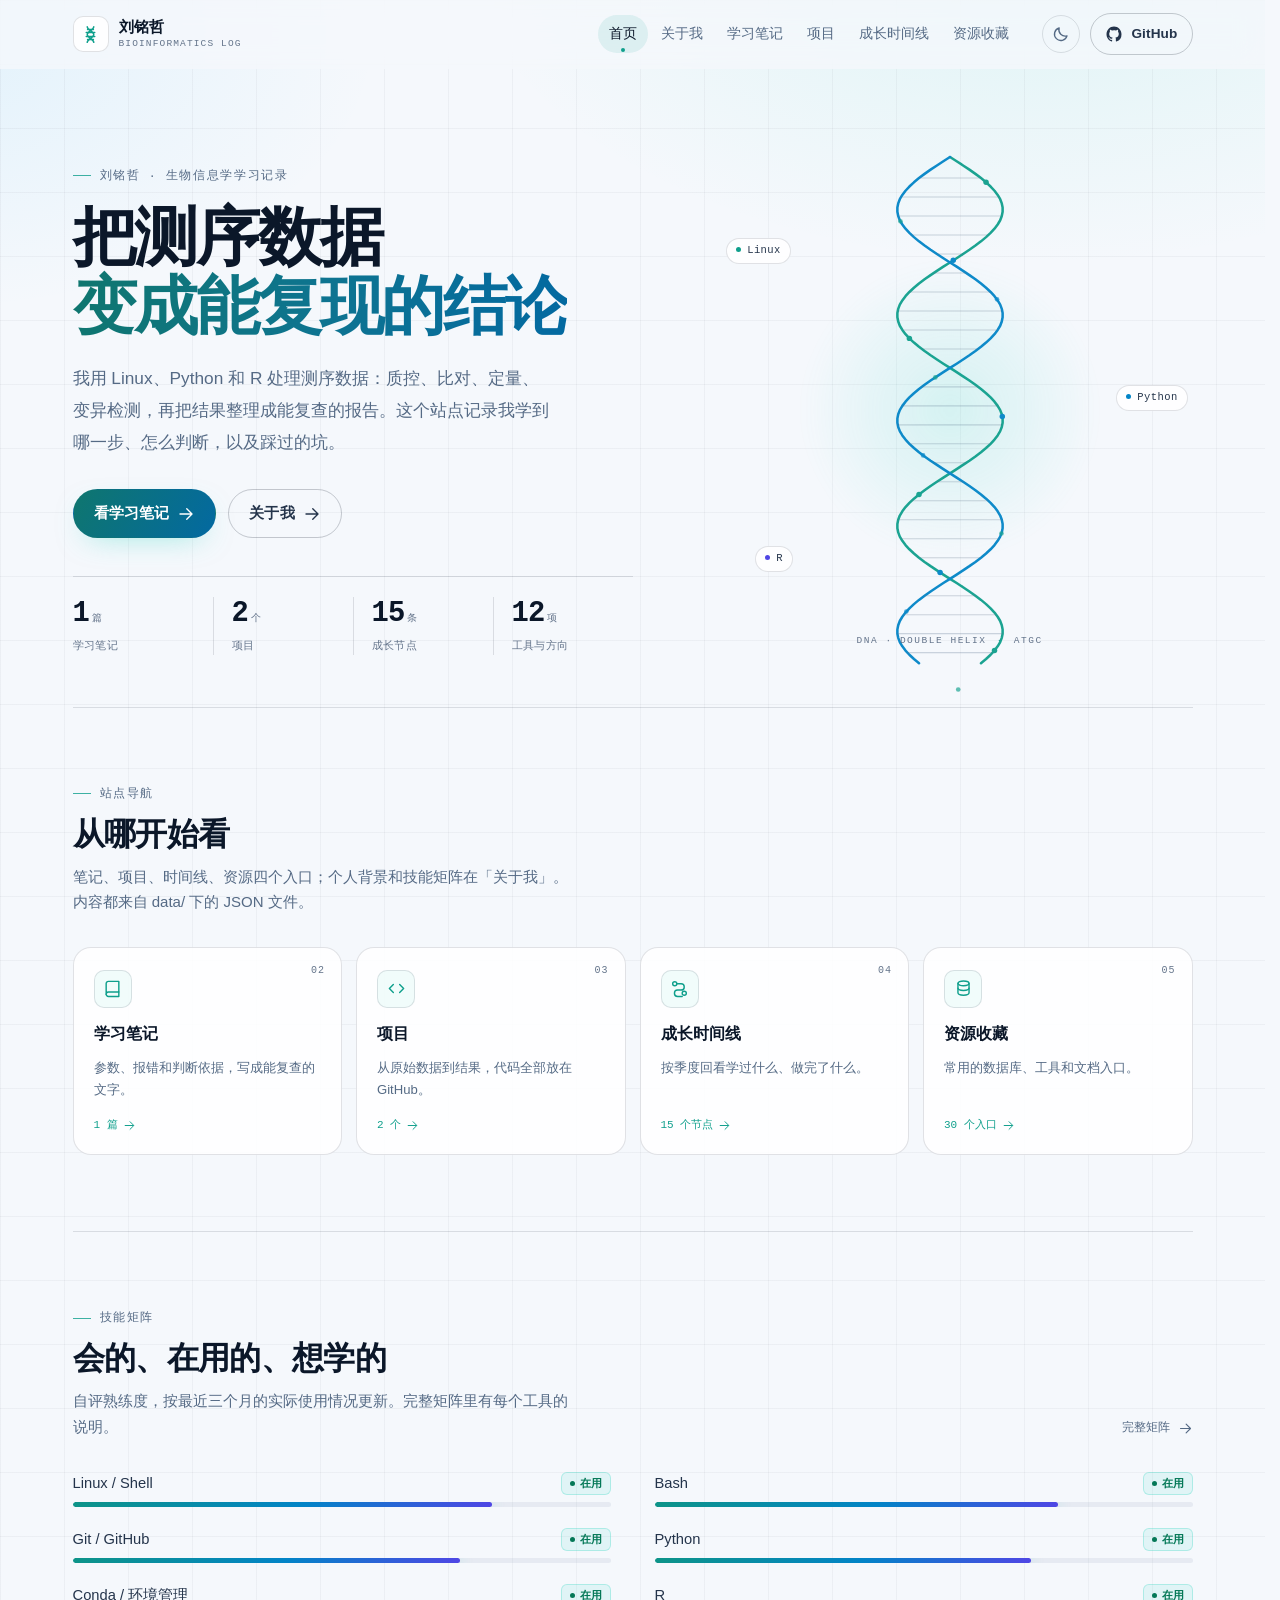
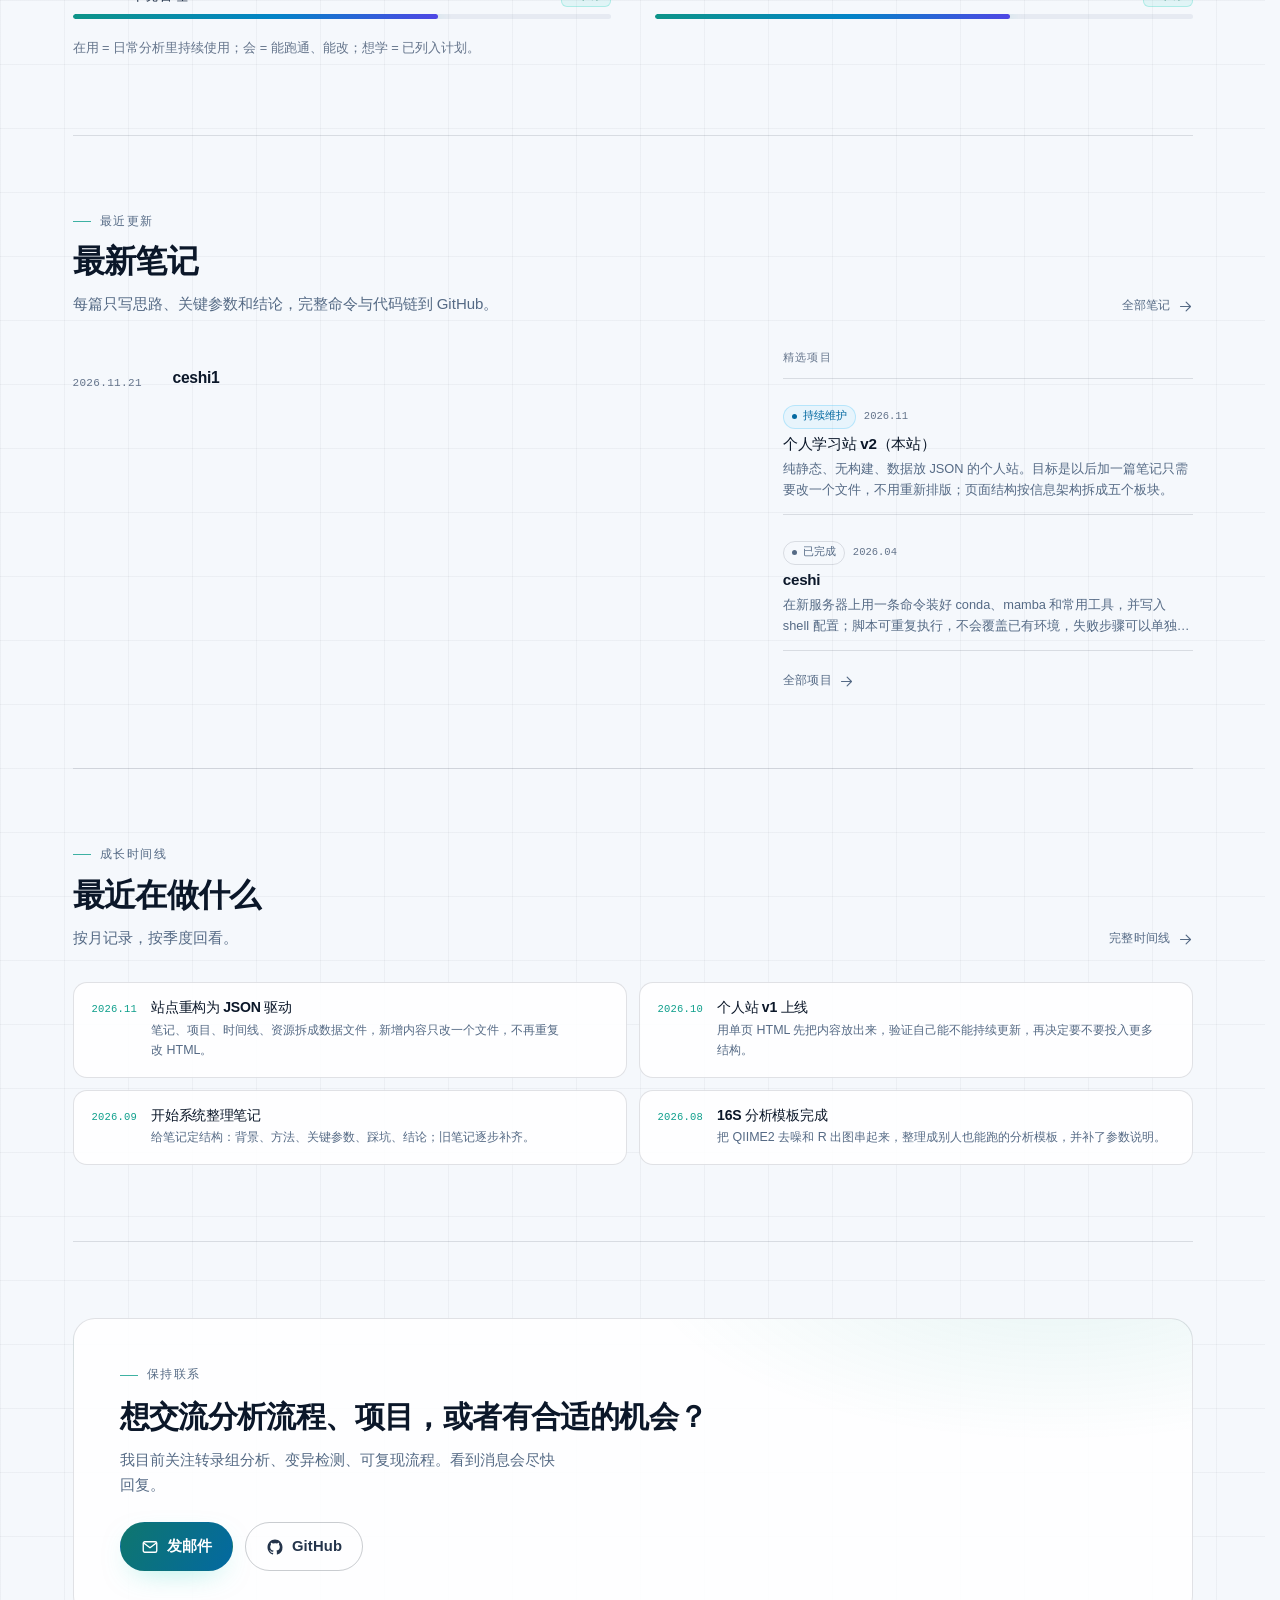
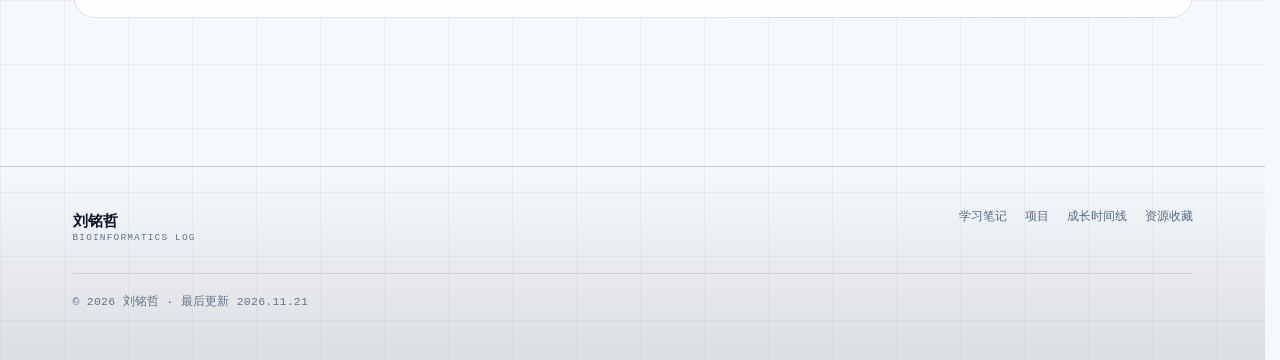
<file: index.html>
<!DOCTYPE html>
<html lang="zh-CN" data-theme="dark">
<head>
  <meta charset="utf-8">
  <meta name="viewport" content="width=device-width, initial-scale=1">
  <title>刘铭哲 · 生物信息学学习记录</title>
  <meta name="description" content="刘铭哲的生物信息学学习记录：学习笔记、项目、成长时间线、常用数据库与工具。用 Linux、Python 和 R 把测序数据变成能复现的结论。">
  <meta name="author" content="刘铭哲">
  <meta name="theme-color" content="#070d17">
  <meta property="og:type" content="website">
  <meta property="og:title" content="刘铭哲 · 生物信息学学习记录">
  <meta property="og:description" content="学习笔记、项目、成长时间线与资源收藏。">

  <link rel="icon" href="data:image/svg+xml,%3Csvg xmlns='http://www.w3.org/2000/svg' viewBox='0 0 64 64'%3E%3Crect width='64' height='64' rx='14' fill='%230b1424'/%3E%3Cpath d='M22 12c0 10 20 14 20 24S22 46 22 52' stroke='%232dd4bf' stroke-width='4' fill='none' stroke-linecap='round'/%3E%3Cpath d='M42 12c0 10-20 14-20 24s20 10 20 16' stroke='%2338bdf8' stroke-width='4' fill='none' stroke-linecap='round'/%3E%3Cpath d='M24 18h16M21 26h22M21 38h22M24 46h16' stroke='%2394a3b8' stroke-width='3' stroke-linecap='round'/%3E%3C/svg%3E">

  <link rel="stylesheet" href="assets/css/style.css">

  <!-- 在样式之前确定主题，避免刷新时闪白 -->
  <script>
    (function () {
      try {
        var saved = localStorage.getItem('bio-theme');
        var prefersLight = window.matchMedia && window.matchMedia('(prefers-color-scheme: light)').matches;
        document.documentElement.dataset.theme = saved || (prefersLight ? 'light' : 'dark');
      } catch (e) {
        document.documentElement.dataset.theme = 'dark';
      }
      document.documentElement.classList.add('js');
    })();
  </script>
</head>
<body>
  <a class="skip-link" href="#app">跳到主要内容</a>

  <header class="site-header" id="site-header">
    <div class="wrap header-inner">
      <a class="brand" href="#/home" aria-label="刘铭哲 · 生物信息学学习记录，回到首页">
        <span class="brand-mark" aria-hidden="true">
          <svg viewBox="0 0 32 32" fill="none" stroke="currentColor" stroke-width="2.2" stroke-linecap="round">
            <path d="M11 4c0 5 10 7 10 12s-10 7-10 12"/>
            <path d="M21 4c0 5-10 7-10 12s10 7 10 12"/>
            <path d="M11.5 8.5h9M9.5 13h13M9.5 19h13M11.5 23.5h9"/>
          </svg>
        </span>
        <span class="brand-text">
          <strong>刘铭哲</strong>
          <small>Bioinformatics Log</small>
        </span>
      </a>

      <nav class="nav" id="nav" aria-label="主导航">
        <a href="#/home" data-nav="home">首页</a>
        <a href="#/about" data-nav="about">关于我</a>
        <a href="#/notes" data-nav="notes">学习笔记</a>
        <a href="#/projects" data-nav="projects">项目</a>
        <a href="#/timeline" data-nav="timeline">成长时间线</a>
        <a href="#/resources" data-nav="resources">资源收藏</a>
      </nav>

      <div class="header-actions">
        <button class="icon-btn theme-toggle" id="theme-toggle" type="button" aria-label="切换深色 / 浅色主题" title="切换主题">
          <span class="theme-icon theme-icon--sun" aria-hidden="true">
            <svg viewBox="0 0 24 24" fill="none" stroke="currentColor" stroke-width="1.8" stroke-linecap="round">
              <circle cx="12" cy="12" r="4"></circle>
              <path d="M12 2v2M12 20v2M4.9 4.9l1.4 1.4M17.7 17.7l1.4 1.4M2 12h2M20 12h2M4.9 19.1l1.4-1.4M17.7 6.3l1.4-1.4"></path>
            </svg>
          </span>
          <span class="theme-icon theme-icon--moon" aria-hidden="true">
            <svg viewBox="0 0 24 24" fill="none" stroke="currentColor" stroke-width="1.8" stroke-linecap="round" stroke-linejoin="round">
              <path d="M20 14.5A8.5 8.5 0 0 1 9.5 4a8.5 8.5 0 1 0 10.5 10.5Z"></path>
            </svg>
          </span>
        </button>

        <a class="btn btn-ghost btn-sm header-github" id="header-github" href="https://github.com/biolmz/" target="_blank" rel="noopener" aria-label="GitHub 主页（新窗口打开）">
          <svg class="icon" viewBox="0 0 24 24" aria-hidden="true" fill="currentColor">
            <path d="M12 2C6.48 2 2 6.58 2 12.26c0 4.5 2.87 8.32 6.84 9.67.5.1.68-.22.68-.48 0-.24-.01-.87-.01-1.7-2.78.62-3.37-1.37-3.37-1.37-.45-1.18-1.11-1.49-1.11-1.49-.9-.63.07-.62.07-.62 1 .07 1.53 1.05 1.53 1.05.89 1.56 2.34 1.11 2.91.85.09-.66.35-1.11.63-1.37-2.22-.26-4.56-1.14-4.56-5.07 0-1.12.39-2.03 1.03-2.75-.1-.26-.45-1.3.1-2.71 0 0 .84-.28 2.75 1.05a9.4 9.4 0 0 1 2.5-.34c.85 0 1.71.12 2.5.34 1.91-1.33 2.75-1.05 2.75-1.05.55 1.41.2 2.45.1 2.71.64.72 1.03 1.63 1.03 2.75 0 3.94-2.34 4.81-4.57 5.06.36.32.68.94.68 1.9 0 1.37-.01 2.47-.01 2.81 0 .27.18.59.69.48A10.02 10.02 0 0 0 22 12.26C22 6.58 17.52 2 12 2Z"></path>
          </svg>
          <span>GitHub</span>
        </a>

        <button class="icon-btn menu-btn" id="menu-toggle" type="button" aria-label="打开导航菜单" aria-expanded="false" aria-controls="nav">
          <svg class="icon icon-menu" viewBox="0 0 24 24" fill="none" stroke="currentColor" stroke-width="1.8" stroke-linecap="round" aria-hidden="true">
            <path d="M4 7h16M4 12h16M4 17h16"></path>
          </svg>
          <svg class="icon icon-close" viewBox="0 0 24 24" fill="none" stroke="currentColor" stroke-width="1.8" stroke-linecap="round" aria-hidden="true">
            <path d="M6 6l12 12M18 6 6 18"></path>
          </svg>
        </button>
      </div>
    </div>
  </header>

  <main id="app" tabindex="-1">
    <div class="boot" role="status">
      <span class="spinner" aria-hidden="true"></span>
      <p>正在读取数据文件…</p>
    </div>
    <noscript>
      <div class="wrap error-panel">
        <h1>需要启用 JavaScript</h1>
        <p>本站的笔记、项目和时间线存放在 <code>data/*.json</code> 里，由浏览器渲染。请启用 JavaScript 后刷新。</p>
      </div>
    </noscript>
  </main>

  <footer class="site-footer">
    <div class="wrap footer-inner">
      <div class="footer-brand">
        <a class="brand brand--footer" href="#/home">
          <span class="brand-text"><strong>刘铭哲</strong> <small>Bioinformatics Log</small></span>
        </a>
        
      </div>

      <div class="footer-links">
        <a href="#/notes">学习笔记</a>
        <a href="#/projects">项目</a>
        <a href="#/timeline">成长时间线</a>
        <a href="#/resources">资源收藏</a>

      </div>

      <p class="footer-meta">
        © <span id="footer-year">2026</span> 刘铭哲 ·
        最后更新 <time id="footer-updated">—</time>
      </p>
    </div>
  </footer>

  <script src="assets/js/app.js" defer></script>
</body>
</html>
</file>
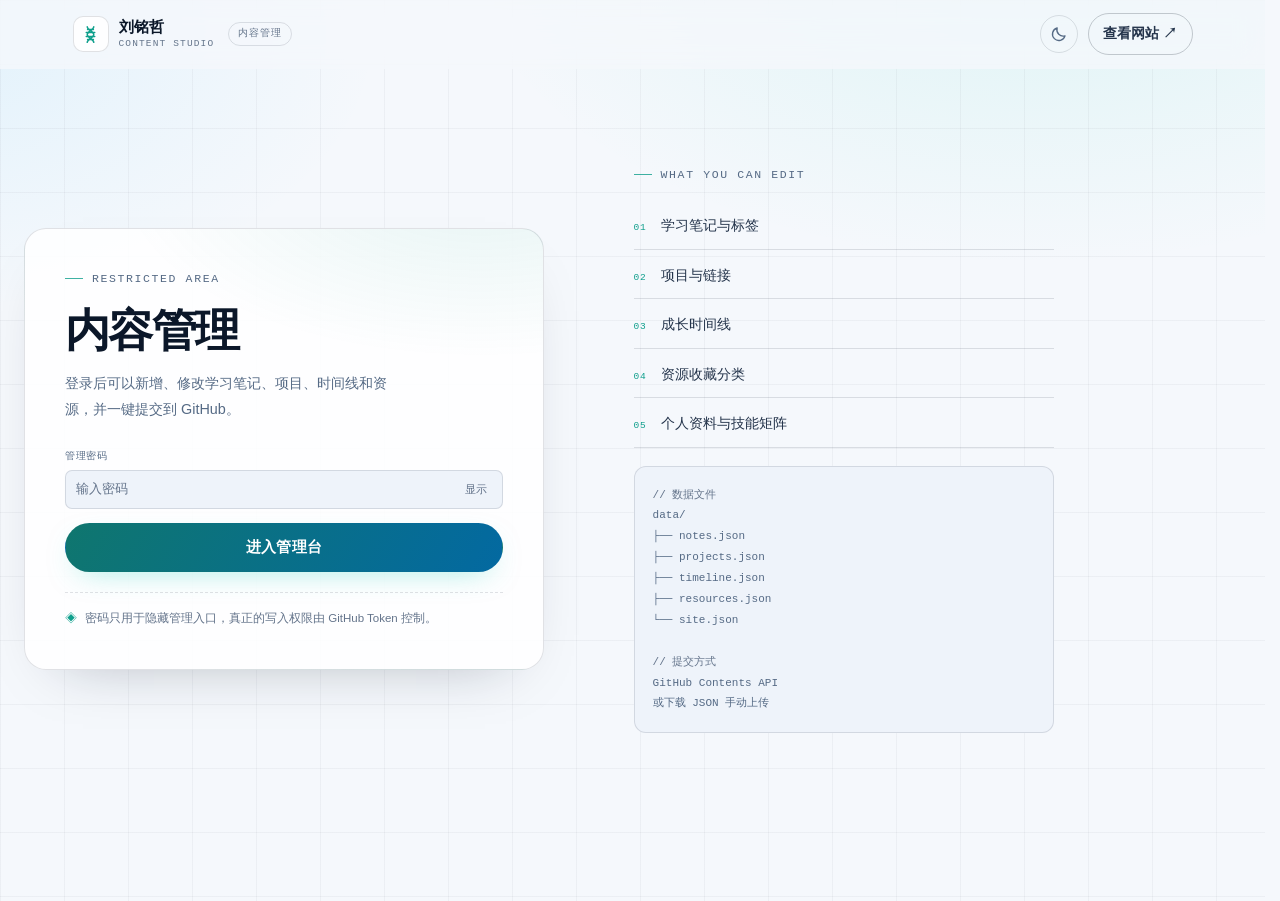
<file: admin.html>
<!DOCTYPE html>
<html lang="zh-CN" data-theme="dark">
<head>
  <meta charset="utf-8">
  <meta name="viewport" content="width=device-width, initial-scale=1">
  <title>内容管理 · 刘铭哲</title>
  <meta name="robots" content="noindex, nofollow">
  <meta name="theme-color" content="#070d17">
  <link rel="icon" href="data:image/svg+xml,%3Csvg xmlns='http://www.w3.org/2000/svg' viewBox='0 0 64 64'%3E%3Crect width='64' height='64' rx='14' fill='%230b1424'/%3E%3Cpath d='M22 12c0 10 20 14 20 24S22 46 22 52' stroke='%232dd4bf' stroke-width='4' fill='none' stroke-linecap='round'/%3E%3Cpath d='M42 12c0 10-20 14-20 24s20 10 20 16' stroke='%2338bdf8' stroke-width='4' fill='none' stroke-linecap='round'/%3E%3Cpath d='M24 18h16M21 26h22M21 38h22M24 46h16' stroke='%2394a3b8' stroke-width='3' stroke-linecap='round'/%3E%3C/svg%3E">

  <link rel="stylesheet" href="assets/css/style.css">
  <link rel="stylesheet" href="assets/css/admin.css">

  <script>
    (function () {
      try {
        var saved = localStorage.getItem('bio-theme');
        var prefersLight = window.matchMedia && window.matchMedia('(prefers-color-scheme: light)').matches;
        document.documentElement.dataset.theme = saved || (prefersLight ? 'light' : 'dark');
      } catch (e) {
        document.documentElement.dataset.theme = 'dark';
      }
      document.documentElement.classList.add('js');
    })();
  </script>
</head>
<body class="admin-body">
  <a class="skip-link" href="#admin-main">跳到主要内容</a>

  <header class="site-header admin-header">
    <div class="wrap header-inner">
      <a class="brand" href="index.html" aria-label="回到网站首页">
        <span class="brand-mark" aria-hidden="true">
          <svg viewBox="0 0 32 32" fill="none" stroke="currentColor" stroke-width="2.2" stroke-linecap="round">
            <path d="M11 4c0 5 10 7 10 12s-10 7-10 12"/>
            <path d="M21 4c0 5-10 7-10 12s10 7 10 12"/>
            <path d="M11.5 8.5h9M9.5 13h13M9.5 19h13M11.5 23.5h9"/>
          </svg>
        </span>
        <span class="brand-text">
          <strong>刘铭哲</strong>
          <small>Content Studio</small>
        </span>
      </a>

      <span class="admin-header-tag">内容管理</span>

      <div class="header-actions admin-header-actions">
        <button class="icon-btn theme-toggle" id="admin-theme" type="button" aria-label="切换深色 / 浅色主题" title="切换主题">
          <span class="theme-icon theme-icon--sun" aria-hidden="true">
            <svg viewBox="0 0 24 24" fill="none" stroke="currentColor" stroke-width="1.8" stroke-linecap="round">
              <circle cx="12" cy="12" r="4"></circle>
              <path d="M12 2v2M12 20v2M4.9 4.9l1.4 1.4M17.7 17.7l1.4 1.4M2 12h2M20 12h2M4.9 19.1l1.4-1.4M17.7 6.3l1.4-1.4"></path>
            </svg>
          </span>
          <span class="theme-icon theme-icon--moon" aria-hidden="true">
            <svg viewBox="0 0 24 24" fill="none" stroke="currentColor" stroke-width="1.8" stroke-linecap="round" stroke-linejoin="round">
              <path d="M20 14.5A8.5 8.5 0 0 1 9.5 4a8.5 8.5 0 1 0 10.5 10.5Z"></path>
            </svg>
          </span>
        </button>
        <a class="btn btn-ghost btn-sm" href="index.html" target="_blank" rel="noopener">查看网站 ↗</a>
        <button class="btn btn-ghost btn-sm" id="logout" type="button" hidden>退出</button>
      </div>
    </div>
  </header>

  <main class="admin-main" id="admin-main" tabindex="-1">
    <div class="wrap admin-wrap">
      <section class="login-view" id="login-view">
        <div class="login-card" id="login-card">
          <p class="eyebrow">Restricted area</p>
          <h1>内容管理</h1>
          <p class="login-lede">登录后可以新增、修改学习笔记、项目、时间线和资源，并一键提交到 GitHub。</p>

          <form class="login-form" id="login-form" novalidate>
            <label class="field">
              <span class="field-label">管理密码</span>
              <span class="password-wrap">
                <input id="admin-password" type="password" autocomplete="current-password" placeholder="输入密码" required>
                <button class="password-toggle" id="password-toggle" type="button">显示</button>
              </span>
            </label>
            <button class="btn btn-primary btn-block" id="login-submit" type="submit">进入管理台</button>
            <p class="form-error" id="login-error" role="alert" hidden></p>
          </form>

          <p class="login-note">
            <span aria-hidden="true">◈</span>
            密码只用于隐藏管理入口，真正的写入权限由 GitHub Token 控制。
          </p>
          <p class="login-file-note" id="file-note" hidden>当前是 <code>file://</code> 打开，浏览器不允许读取 JSON。请通过本地服务器或 GitHub Pages 访问。</p>
        </div>

        <aside class="login-aside" aria-label="可以管理的内容">
          <p class="eyebrow">What you can edit</p>
          <ol class="login-list">
            <li><span>01</span>学习笔记与标签</li>
            <li><span>02</span>项目与链接</li>
            <li><span>03</span>成长时间线</li>
            <li><span>04</span>资源收藏分类</li>
            <li><span>05</span>个人资料与技能矩阵</li>
          </ol>
          <pre class="login-code"><span class="c">// 数据文件</span>
data/
├── notes.json
├── projects.json
├── timeline.json
├── resources.json
└── site.json

<span class="c">// 提交方式</span>
GitHub Contents API
或下载 JSON 手动上传</pre>
        </aside>
      </section>

      <section class="dashboard" id="dashboard" hidden>
        <div class="admin-topbar">
          <div>
            <p class="eyebrow">Content Studio</p>
            <h1>内容管理</h1>
            <p class="admin-sub">编辑内容 → 提交到 GitHub，或在没有 Token 时导出 JSON 手动上传。</p>
          </div>
          <div class="admin-actions">
            <button class="btn btn-ghost btn-sm" id="export-all" type="button">导出全部</button>
            <button class="btn btn-ghost btn-sm" id="refresh" type="button">重新加载</button>
            <button class="btn btn-primary" id="save-all" type="button">提交全部更改</button>
          </div>
        </div>

        <div class="admin-statusbar" aria-live="polite">
          <div class="status-group">
            <span class="status-dot" id="status-dot"></span>
            <span id="repo-status">仓库：未配置</span>
            <span class="status-sep">/</span>
            <span id="token-status">Token：未配置</span>
          </div>
          <div class="status-group status-group--right">
            <span id="dirty-status">没有未提交的修改</span>
            <button class="text-btn" id="open-settings" type="button">GitHub 设置</button>
          </div>
        </div>

        <div class="studio">
          <nav class="admin-tabs" id="admin-tabs" aria-label="内容类型">
            <button class="admin-tab is-active" type="button" data-tab="notes">
              <span class="tab-index">01</span><span class="tab-label">学习笔记</span><span class="tab-count" data-count="notes">—</span>
            </button>
            <button class="admin-tab" type="button" data-tab="projects">
              <span class="tab-index">02</span><span class="tab-label">项目</span><span class="tab-count" data-count="projects">—</span>
            </button>
            <button class="admin-tab" type="button" data-tab="timeline">
              <span class="tab-index">03</span><span class="tab-label">时间线</span><span class="tab-count" data-count="timeline">—</span>
            </button>
            <button class="admin-tab" type="button" data-tab="resources">
              <span class="tab-index">04</span><span class="tab-label">资源收藏</span><span class="tab-count" data-count="resources">—</span>
            </button>
            <button class="admin-tab" type="button" data-tab="profile">
              <span class="tab-index">05</span><span class="tab-label">站点资料</span><span class="tab-count" data-count="profile"></span>
            </button>
            <button class="admin-tab" type="button" data-tab="skills">
              <span class="tab-index">06</span><span class="tab-label">技能矩阵</span><span class="tab-count" data-count="skills">—</span>
            </button>
            <p class="tabs-foot">修改先留在当前浏览器，提交后才写入 GitHub。快捷键：<kbd>Ctrl</kbd>/<kbd>⌘</kbd> + <kbd>S</kbd></p>
          </nav>

          <section class="admin-panel" id="admin-panel" aria-live="polite"></section>
        </div>

        <p class="admin-footnote">静态站提示：密码只在前端校验，不能当作真正的安全边界。GitHub Token 建议使用 Fine-grained token，只授予本站仓库的 Contents 读写权限，不要在公共电脑上保存。</p>
      </section>
    </div>
  </main>

  <dialog class="admin-dialog" id="settings-dialog" aria-labelledby="settings-title">
    <form class="dialog-form" id="settings-form" novalidate>
      <div class="dialog-head">
        <div>
          <p class="eyebrow">GitHub</p>
          <h2 id="settings-title">提交设置</h2>
        </div>
        <button class="icon-btn dialog-close" type="button" data-close="settings-dialog" aria-label="关闭">×</button>
      </div>

      <p class="dialog-note">配置后可以一键把 JSON 提交到仓库，GitHub Pages 会自动重新构建。没有 Token 也可以编辑并导出 JSON 手动上传。</p>

      <div class="field-row">
        <label class="field">
          <span class="field-label">仓库所有者</span>
          <input id="cfg-owner" type="text" placeholder="biolmz" autocomplete="off" spellcheck="false">
        </label>
        <label class="field">
          <span class="field-label">仓库名</span>
          <input id="cfg-repo" type="text" placeholder="biolmz.github.io" autocomplete="off" spellcheck="false">
        </label>
      </div>

      <div class="field-row">
        <label class="field">
          <span class="field-label">分支</span>
          <input id="cfg-branch" type="text" placeholder="main" autocomplete="off" spellcheck="false">
        </label>
        <label class="field">
          <span class="field-label">Token</span>
          <input id="cfg-token" type="password" placeholder="留空则保持已保存的 Token" autocomplete="off" spellcheck="false">
        </label>
      </div>

      <label class="check">
        <input id="cfg-remember" type="checkbox" checked>
        在这台电脑上记住 Token（保存在 localStorage）
      </label>

      <p class="field-hint">
        Token 只保存在本机浏览器，不会写进网站。创建方式：GitHub → Settings → Developer settings → Fine-grained tokens，仓库只选本站，权限勾选 <code>Contents: Read and write</code>。
        <a href="https://github.com/settings/personal-access-tokens/new" target="_blank" rel="noopener">去创建 ↗</a>
      </p>

      <div class="dialog-actions">
        <button class="btn btn-danger-ghost btn-sm" id="clear-token" type="button">清除本机 Token</button>
        <button class="btn btn-ghost btn-sm" id="test-connection" type="button">测试连接</button>
        <span class="spacer"></span>
        <button class="btn btn-primary" type="submit">保存设置</button>
      </div>
    </form>
  </dialog>

  <dialog class="admin-dialog" id="export-dialog" aria-labelledby="export-title">
    <div class="dialog-form">
      <div class="dialog-head">
        <div>
          <p class="eyebrow">Export</p>
          <h2 id="export-title">导出 JSON</h2>
        </div>
        <button class="icon-btn dialog-close" type="button" data-close="export-dialog" aria-label="关闭">×</button>
      </div>

      <p class="dialog-note" id="export-desc">下载后覆盖 <code>data/</code> 下的同名文件，再提交到 GitHub。</p>
      <div class="export-list" id="export-list"></div>

      <div class="dialog-actions">
        <span class="spacer"></span>
        <button class="btn btn-ghost" type="button" data-close="export-dialog">稍后</button>
        <button class="btn btn-primary" id="export-open-settings" type="button">配置 Token</button>
      </div>
    </div>
  </dialog>

  <div class="toast" id="toast" role="status" aria-live="polite"></div>

  <script src="assets/js/admin.js" defer></script>
</body>
</html>
</file>
<file: assets/css/style.css>
/* ==========================================================================
   刘铭哲 · 生物信息学学习记录 — 样式表
   结构：
   1. 设计变量（深色 / 浅色）
   2. 基础重置与排版
   3. 通用组件（按钮、标签、卡片、栏）
   4. 页头 / 页脚
   5. 首页
   6. 关于我
   7. 学习笔记
   8. 项目
   9. 成长时间线
   10. 资源收藏
   11. 错误 / 加载状态
   12. 响应式与动效
   ========================================================================== */

/* 1. 设计变量 ------------------------------------------------------------- */
:root {
  --font-sans: ui-sans-serif, -apple-system, BlinkMacSystemFont, "Segoe UI",
    "PingFang SC", "Hiragino Sans GB", "Microsoft YaHei", "Noto Sans SC", sans-serif;
  --font-mono: ui-monospace, SFMono-Regular, "Cascadia Code", "JetBrains Mono",
    Consolas, "Liberation Mono", monospace;

  --wrap: 1120px;
  --header-h: 68px;
  --radius: 18px;
  --radius-sm: 10px;
  --ease: cubic-bezier(0.2, 0.7, 0.2, 1);

  color-scheme: dark;
  --bg: #070d17;
  --bg-2: #0a1322;
  --bg-3: #0e1a2c;
  --header-bg: rgba(7, 13, 23, 0.76);
  --header-bg-solid: rgba(7, 13, 23, 0.94);
  --panel: rgba(17, 28, 45, 0.55);
  --panel-hover: rgba(22, 36, 57, 0.82);
  --panel-solid: #0d1829;

  --border: rgba(148, 163, 184, 0.13);
  --border-strong: rgba(148, 163, 184, 0.26);

  --text: #e8eef8;
  --text-2: #c3d0e2;
  --muted: #93a4bd;
  --faint: #7a8aa1;

  --accent: #2dd4bf;
  --accent-2: #38bdf8;
  --accent-3: #a5b4fc;
  --accent-soft: rgba(45, 212, 191, 0.12);
  --ok: #34d399;
  --sky: #38bdf8;
  --amber: #fbbf24;
  --violet: #a78bfa;

  --grad: linear-gradient(115deg, #5eead4 0%, #38bdf8 52%, #a5b4fc 100%);
  --grad-text: linear-gradient(100deg, #5eead4 0%, #38bdf8 55%, #a5b4fc 100%);
  --btn-primary-bg: linear-gradient(120deg, #2dd4bf, #38bdf8);
  --btn-primary-fg: #04141c;

  --shadow: 0 24px 60px -32px rgba(2, 8, 18, 0.9);
  --grid-line: rgba(148, 163, 184, 0.05);
  --selection: rgba(45, 212, 191, 0.28);
  --code-bg: rgba(148, 163, 184, 0.1);
}

:root[data-theme="light"] {
  color-scheme: light;
  --bg: #f5f8fc;
  --bg-2: #eef3fa;
  --bg-3: #e7eef7;
  --header-bg: rgba(245, 248, 252, 0.8);
  --header-bg-solid: rgba(245, 248, 252, 0.95);
  --panel: rgba(255, 255, 255, 0.86);
  --panel-hover: #ffffff;
  --panel-solid: #ffffff;

  --border: rgba(15, 23, 42, 0.12);
  --border-strong: rgba(15, 23, 42, 0.22);

  --text: #0b1729;
  --text-2: #24344b;
  --muted: #556a85;
  --faint: #64748b;

  --accent: #0f9f8c;
  --accent-2: #0284c7;
  --accent-3: #4f46e5;
  --accent-soft: rgba(15, 159, 140, 0.1);
  --ok: #047857;
  --sky: #0369a1;
  --amber: #b45309;
  --violet: #6d28d9;

  --grad: linear-gradient(115deg, #0d9488 0%, #0284c7 55%, #4f46e5 100%);
  --grad-text: linear-gradient(100deg, #0f766e 0%, #0e7490 50%, #0369a1 100%);
  --btn-primary-bg: linear-gradient(120deg, #0f766e, #0369a1);
  --btn-primary-fg: #ffffff;

  --shadow: 0 24px 60px -38px rgba(15, 23, 42, 0.35);
  --grid-line: rgba(15, 23, 42, 0.04);
  --selection: rgba(15, 159, 140, 0.18);
  --code-bg: rgba(15, 23, 42, 0.06);
}

/* 2. 基础重置与排版 ------------------------------------------------------- */
*,
*::before,
*::after {
  box-sizing: border-box;
}

html {
  scroll-behavior: smooth;
  scrollbar-gutter: stable;
  background:
    radial-gradient(900px 520px at 82% -8%, rgba(45, 212, 191, 0.12), transparent 65%),
    radial-gradient(760px 460px at -6% 4%, rgba(56, 189, 248, 0.1), transparent 60%),
    var(--bg);
  background-attachment: fixed;
}

body {
  margin: 0;
  min-height: 100vh;
  background-image:
    linear-gradient(var(--grid-line) 1px, transparent 1px),
    linear-gradient(90deg, var(--grid-line) 1px, transparent 1px);
  background-size: 64px 64px;
  color: var(--text);
  font-family: var(--font-sans);
  font-size: 16px;
  line-height: 1.7;
  -webkit-font-smoothing: antialiased;
  text-rendering: optimizeLegibility;
}

h1, h2, h3, h4 {
  margin: 0;
  line-height: 1.25;
  letter-spacing: -0.02em;
  font-weight: 600;
  text-wrap: balance;
}

p {
  margin: 0;
  text-wrap: pretty;
}

a {
  color: inherit;
  text-decoration: none;
}

button {
  font: inherit;
  color: inherit;
}

img, svg {
  display: block;
  max-width: 100%;
}

ul, ol {
  margin: 0;
  padding: 0;
  list-style: none;
}

code {
  font-family: var(--font-mono);
  font-size: 0.9em;
  background: var(--code-bg);
  border: 1px solid var(--border);
  border-radius: 5px;
  padding: 1px 5px;
}

::selection {
  background: var(--selection);
}

:focus-visible {
  outline: 2px solid var(--accent);
  outline-offset: 3px;
  border-radius: 4px;
}

.wrap {
  width: min(var(--wrap), calc(100% - 48px));
  margin-inline: auto;
}

.sr-only {
  position: absolute;
  width: 1px;
  height: 1px;
  padding: 0;
  margin: -1px;
  overflow: hidden;
  clip: rect(0, 0, 0, 0);
  white-space: nowrap;
  border: 0;
}

main {
  min-height: 62vh;
  outline: none;
}

.icon {
  width: 18px;
  height: 18px;
  flex: none;
}

.icon-sm {
  width: 14px;
  height: 14px;
}

.skip-link {
  position: fixed;
  top: 10px;
  left: 10px;
  z-index: 200;
  transform: translateY(-160%);
  background: var(--accent);
  color: var(--btn-primary-fg);
  padding: 10px 16px;
  border-radius: 8px;
  font-weight: 600;
  transition: transform 0.2s var(--ease);
}

.skip-link:focus-visible {
  transform: translateY(0);
  outline-offset: 2px;
}

/* 3. 通用组件 ------------------------------------------------------------- */
.btn {
  display: inline-flex;
  align-items: center;
  justify-content: center;
  gap: 8px;
  padding: 11px 20px;
  border: 1px solid transparent;
  border-radius: 999px;
  font-size: 0.925rem;
  font-weight: 600;
  letter-spacing: 0.01em;
  cursor: pointer;
  transition: transform 0.2s var(--ease), background 0.2s var(--ease),
    border-color 0.2s var(--ease), color 0.2s var(--ease);
  white-space: nowrap;
}

.btn:hover {
  transform: translateY(-1px);
}

.btn:active {
  transform: translateY(0);
}

.btn-primary {
  background: var(--btn-primary-bg);
  color: var(--btn-primary-fg);
  box-shadow: 0 10px 30px -14px rgba(45, 212, 191, 0.55);
}

.btn-primary .icon {
  transition: transform 0.2s var(--ease);
}

.btn-primary:hover .icon {
  transform: translateX(3px);
}

.btn-ghost {
  border-color: var(--border-strong);
  color: var(--text-2);
  background: transparent;
}

.btn-ghost:hover {
  color: var(--text);
  border-color: var(--accent);
  background: var(--accent-soft);
}

.btn-sm {
  padding: 8px 14px;
  font-size: 0.85rem;
}

.icon-btn {
  display: inline-grid;
  place-items: center;
  width: 38px;
  height: 38px;
  padding: 0;
  border: 1px solid var(--border);
  border-radius: 50%;
  background: transparent;
  color: var(--muted);
  cursor: pointer;
  transition: color 0.2s var(--ease), border-color 0.2s var(--ease),
    background 0.2s var(--ease);
}

.icon-btn:hover {
  color: var(--text);
  border-color: var(--border-strong);
  background: var(--panel);
}

.text-link {
  display: inline-flex;
  align-items: center;
  gap: 6px;
  color: var(--text-2);
  font-size: 0.85rem;
  font-weight: 500;
  transition: color 0.2s var(--ease);
}

.text-link:hover {
  color: var(--accent);
}

.text-link .icon {
  transition: transform 0.2s var(--ease);
}

.text-link:hover .icon {
  transform: translate(1px, -1px);
}

.more {
  display: inline-flex;
  align-items: center;
  gap: 7px;
  font-family: var(--font-mono);
  font-size: 0.78rem;
  letter-spacing: 0.02em;
  color: var(--muted);
  white-space: nowrap;
  transition: color 0.2s var(--ease);
}

.more:hover {
  color: var(--accent);
}

.more .icon {
  width: 15px;
  height: 15px;
  transition: transform 0.2s var(--ease);
}

.more:hover .icon {
  transform: translateX(3px);
}

.eyebrow {
  display: flex;
  align-items: center;
  gap: 9px;
  margin: 0;
  font-family: var(--font-mono);
  font-size: 11.5px;
  font-weight: 500;
  letter-spacing: 0.14em;
  text-transform: uppercase;
  color: var(--muted);
}

.eyebrow::before {
  content: "";
  width: 18px;
  height: 1px;
  background: var(--accent);
  opacity: 0.8;
}

.lede {
  color: var(--muted);
  font-size: clamp(1rem, 1.35vw, 1.1rem);
  line-height: 1.85;
  max-width: 58ch;
}

.tags {
  display: flex;
  flex-wrap: wrap;
  gap: 6px;
}

.tag {
  font-family: var(--font-mono);
  font-size: 11px;
  line-height: 1.5;
  letter-spacing: 0.01em;
  color: var(--text-2);
  background: rgba(148, 163, 184, 0.08);
  border: 1px solid var(--border);
  border-radius: 5px;
  padding: 2px 7px;
}

.badge {
  display: inline-flex;
  align-items: center;
  gap: 5px;
  flex: none;
  padding: 2px 8px;
  border: 1px solid transparent;
  border-radius: 6px;
  font-family: var(--font-sans);
  font-size: 11px;
  font-weight: 600;
  line-height: 1.6;
  white-space: nowrap;
}

.badge::before {
  content: "";
  width: 5px;
  height: 5px;
  border-radius: 50%;
  background: currentColor;
}

.badge--using {
  color: var(--ok);
  background: rgba(45, 212, 191, 0.1);
  border-color: rgba(45, 212, 191, 0.28);
}

.badge--known {
  color: var(--sky);
  background: rgba(56, 189, 248, 0.09);
  border-color: rgba(56, 189, 248, 0.26);
}

.badge--want {
  color: var(--amber);
  background: rgba(251, 191, 36, 0.08);
  border-color: rgba(251, 191, 36, 0.3);
  border-style: dashed;
}

.bar {
  height: 6px;
  border-radius: 999px;
  background: rgba(148, 163, 184, 0.16);
  overflow: hidden;
}

.bar > span {
  display: block;
  height: 100%;
  border-radius: inherit;
  background: var(--grad);
  box-shadow: 0 0 14px rgba(45, 212, 191, 0.35);
}

.section {
  padding: clamp(40px, 6vw, 76px) 0;
  border-top: 1px solid var(--border);
}

.section-head {
  display: flex;
  align-items: flex-end;
  justify-content: space-between;
  gap: 28px;
  margin-bottom: clamp(22px, 3vw, 32px);
}

.section-head h2 {
  margin: 10px 0 0;
  font-size: clamp(1.5rem, 2.6vw, 2rem);
}

.section-head p:not(.eyebrow) {
  margin-top: 10px;
  color: var(--muted);
  font-size: 0.94rem;
  max-width: 60ch;
}

.footnote {
  margin-top: 18px;
  color: var(--faint);
  font-size: 0.8rem;
}

.empty {
  padding: 48px 0;
  text-align: center;
  color: var(--muted);
  border-top: 1px dashed var(--border-strong);
}

/* 4. 页头 / 页脚 ---------------------------------------------------------- */
.site-header {
  position: sticky;
  top: 0;
  z-index: 100;
  background: var(--header-bg);
  border-bottom: 1px solid transparent;
  backdrop-filter: blur(14px) saturate(1.2);
  -webkit-backdrop-filter: blur(14px) saturate(1.2);
  transition: border-color 0.25s var(--ease), background 0.25s var(--ease);
}

.site-header.is-scrolled {
  border-bottom-color: var(--border);
  background: var(--header-bg-solid);
}

.header-inner {
  display: flex;
  align-items: center;
  gap: 22px;
  height: var(--header-h);
}

.brand {
  display: inline-flex;
  align-items: center;
  gap: 10px;
  flex: none;
}

.brand-mark {
  display: grid;
  place-items: center;
  width: 36px;
  height: 36px;
  border: 1px solid var(--border);
  border-radius: 10px;
  background: var(--panel);
  color: var(--accent);
  transition: border-color 0.2s var(--ease), transform 0.2s var(--ease);
}

.brand:hover .brand-mark {
  border-color: var(--accent);
  transform: rotate(-4deg);
}

.brand-mark svg {
  width: 21px;
  height: 21px;
}

.brand-text {
  display: flex;
  flex-direction: column;
  line-height: 1.15;
}

.brand-text strong {
  font-size: 0.95rem;
  font-weight: 600;
  letter-spacing: 0.01em;
}

.brand-text small {
  margin-top: 3px;
  font-family: var(--font-mono);
  font-size: 9.5px;
  letter-spacing: 0.12em;
  text-transform: uppercase;
  color: var(--faint);
}

.nav {
  display: flex;
  align-items: center;
  gap: 2px;
  margin-left: auto;
}

.nav a {
  position: relative;
  padding: 7px 11px;
  border-radius: 999px;
  font-size: 0.875rem;
  color: var(--muted);
  transition: color 0.2s var(--ease), background 0.2s var(--ease);
}

.nav a:hover {
  color: var(--text);
  background: rgba(148, 163, 184, 0.07);
}

.nav a[aria-current="page"] {
  color: var(--text);
  background: var(--accent-soft);
}

.nav a[aria-current="page"]::after {
  content: "";
  position: absolute;
  left: 50%;
  bottom: 1px;
  width: 4px;
  height: 4px;
  border-radius: 50%;
  background: var(--accent);
  transform: translateX(-50%);
}

.header-actions {
  display: flex;
  align-items: center;
  gap: 10px;
  flex: none;
}

.theme-icon {
  display: grid;
  place-items: center;
}

.theme-icon svg {
  width: 18px;
  height: 18px;
}

:root[data-theme="dark"] .theme-icon--moon,
:root[data-theme="light"] .theme-icon--sun {
  display: none;
}

.menu-btn {
  display: none;
}

.icon-close {
  display: none;
}

body.nav-open .icon-menu {
  display: none;
}

body.nav-open .icon-close {
  display: block;
}

.site-footer {
  margin-top: clamp(40px, 6vw, 72px);
  border-top: 1px solid var(--border);
  background: linear-gradient(180deg, transparent, rgba(0, 0, 0, 0.1));
  padding: 40px 0 48px;
}

.footer-inner {
  display: grid;
  grid-template-columns: 1.3fr auto;
  gap: 20px 40px;
  align-items: start;
}

.footer-brand .brand--footer {
  margin-bottom: 10px;
}

.footer-brand p {
  max-width: 44ch;
  color: var(--faint);
  font-size: 0.83rem;
  line-height: 1.8;
}

.footer-brand code {
  font-size: 0.78em;
}

.footer-links {
  display: flex;
  flex-wrap: wrap;
  gap: 6px 18px;
  justify-content: flex-end;
  font-family: var(--font-mono);
  font-size: 0.78rem;
  color: var(--muted);
}

.footer-links a {
  transition: color 0.2s var(--ease);
}

.footer-links a:hover {
  color: var(--accent);
}

.footer-meta {
  grid-column: 1 / -1;
  padding-top: 18px;
  border-top: 1px solid var(--border);
  font-family: var(--font-mono);
  font-size: 0.72rem;
  color: var(--faint);
  letter-spacing: 0.02em;
}

/* 5. 首页 ---------------------------------------------------------------- */
.hero {
  display: grid;
  grid-template-columns: minmax(0, 1.08fr) minmax(0, 0.92fr);
  align-items: center;
  gap: clamp(24px, 5vw, 64px);
  padding: clamp(44px, 7vw, 88px) 0 clamp(24px, 4vw, 44px);
}

.hero-title {
  margin: 18px 0 22px;
  font-size: clamp(2.35rem, 5.1vw, 4rem);
  font-weight: 600;
  line-height: 1.08;
  letter-spacing: -0.035em;
}

.hero-title em {
  font-style: normal;
  color: var(--accent);
}

@supports ((-webkit-background-clip: text) or (background-clip: text)) {
  .hero-title em {
    background: var(--grad-text);
    -webkit-background-clip: text;
    background-clip: text;
    color: transparent;
  }
}

.hero .lede {
  max-width: 50ch;
}

.hero-actions {
  display: flex;
  flex-wrap: wrap;
  gap: 12px;
  margin-top: 30px;
}

.stats {
  display: grid;
  grid-template-columns: repeat(4, minmax(0, 1fr));
  margin-top: 38px;
  padding-top: 20px;
  border-top: 1px solid var(--border);
  max-width: 560px;
}

.stat {
  padding-right: 10px;
}

.stat + .stat {
  padding-left: 18px;
  border-left: 1px solid var(--border);
}

.stat-num {
  display: block;
  font-family: var(--font-mono);
  font-size: clamp(1.35rem, 2.4vw, 1.8rem);
  font-weight: 600;
  line-height: 1.2;
  letter-spacing: -0.03em;
}

.stat-num small {
  margin-left: 3px;
  font-family: var(--font-sans);
  font-size: 10px;
  font-weight: 500;
  color: var(--faint);
  letter-spacing: 0.02em;
}

.stat-label {
  display: block;
  margin-top: 4px;
  font-size: 11px;
  color: var(--faint);
  letter-spacing: 0.04em;
}

.hero-visual {
  position: relative;
  display: flex;
  align-items: center;
  justify-content: center;
  min-height: 440px;
}

.hero-visual::before {
  content: "";
  position: absolute;
  width: 320px;
  height: 320px;
  border-radius: 50%;
  background: radial-gradient(circle, rgba(45, 212, 191, 0.16), transparent 66%);
  filter: blur(6px);
}

.helix-wrap {
  position: relative;
  width: min(232px, 74%);
  opacity: 0.95;
}

.helix-wrap svg {
  width: 100%;
  height: auto;
  overflow: visible;
}

.helix .strand {
  fill: none;
  stroke-width: 2.4;
  stroke-linecap: round;
  stroke-linejoin: round;
}

.helix .strand--a {
  stroke: var(--accent);
}

.helix .strand--b {
  stroke: var(--accent-2);
}

.helix .rung {
  stroke: var(--muted);
  stroke-width: 1;
  opacity: 0.28;
}

.helix .node {
  fill: var(--accent);
}

.helix .node--b {
  fill: var(--accent-2);
}

.helix-caption {
  position: absolute;
  bottom: 14px;
  left: 50%;
  transform: translateX(-50%);
  display: flex;
  gap: 10px;
  align-items: center;
  font-family: var(--font-mono);
  font-size: 9.5px;
  letter-spacing: 0.16em;
  text-transform: uppercase;
  color: var(--faint);
  white-space: nowrap;
}

.helix-caption span + span::before {
  content: "·";
  margin-right: 10px;
  color: var(--accent);
}

.helix-tags {
  position: absolute;
  inset: 0;
  pointer-events: none;
}

.helix-tag {
  position: absolute;
  padding: 3px 9px;
  border: 1px solid var(--border);
  border-radius: 999px;
  background: var(--panel);
  backdrop-filter: blur(8px);
  font-family: var(--font-mono);
  font-size: 10.5px;
  color: var(--text-2);
  letter-spacing: 0.04em;
  box-shadow: var(--shadow);
  animation: floaty 7s ease-in-out infinite;
}

.helix-tag::before {
  content: "";
  display: inline-block;
  width: 5px;
  height: 5px;
  margin-right: 6px;
  border-radius: 50%;
  background: var(--accent);
  vertical-align: 1px;
}

.helix-tag--1 {
  top: 16%;
  left: 4%;
}

.helix-tag--2 {
  top: 45%;
  right: 1%;
  animation-delay: -2.4s;
}

.helix-tag--2::before {
  background: var(--accent-2);
}

.helix-tag--3 {
  bottom: 18%;
  left: 10%;
  animation-delay: -4.6s;
}

.helix-tag--3::before {
  background: var(--accent-3);
}

@keyframes floaty {
  0%, 100% { transform: translateY(0); }
  50% { transform: translateY(-7px); }
}

.quick-grid {
  display: grid;
  grid-template-columns: repeat(4, minmax(0, 1fr));
  gap: 14px;
}

.quick-card {
  position: relative;
  display: flex;
  flex-direction: column;
  gap: 10px;
  padding: 22px 20px 20px;
  border: 1px solid var(--border);
  border-radius: var(--radius);
  background: var(--panel);
  overflow: hidden;
  transition: transform 0.25s var(--ease), border-color 0.25s var(--ease),
    background 0.25s var(--ease), box-shadow 0.25s var(--ease);
}

.quick-card::after {
  content: "";
  position: absolute;
  inset: 0;
  background: radial-gradient(320px 160px at 85% -10%, var(--accent-soft), transparent 70%);
  opacity: 0;
  transition: opacity 0.3s var(--ease);
  pointer-events: none;
}

.quick-card:hover {
  transform: translateY(-3px);
  border-color: var(--border-strong);
  background: var(--panel-hover);
  box-shadow: var(--shadow);
}

.quick-card:hover::after {
  opacity: 1;
}

.quick-index {
  position: absolute;
  top: 14px;
  right: 16px;
  font-family: var(--font-mono);
  font-size: 10px;
  letter-spacing: 0.1em;
  color: var(--faint);
}

.quick-icon {
  display: grid;
  place-items: center;
  width: 38px;
  height: 38px;
  border: 1px solid var(--border);
  border-radius: 10px;
  color: var(--accent);
  background: rgba(45, 212, 191, 0.06);
}

.quick-icon .icon {
  width: 19px;
  height: 19px;
}

.quick-title {
  margin-top: 2px;
  font-size: 1rem;
  font-weight: 600;
}

.quick-desc {
  flex: 1;
  color: var(--muted);
  font-size: 0.82rem;
  line-height: 1.7;
}

.quick-meta {
  display: inline-flex;
  align-items: center;
  gap: 5px;
  margin-top: 4px;
  font-family: var(--font-mono);
  font-size: 11px;
  color: var(--accent);
}

.quick-meta .icon {
  width: 13px;
  height: 13px;
  transition: transform 0.2s var(--ease);
}

.quick-card:hover .quick-meta .icon {
  transform: translateX(2px);
}

.skill-preview {
  display: grid;
  grid-template-columns: repeat(2, minmax(0, 1fr));
  gap: 20px 44px;
}

.skill-line {
  display: grid;
  grid-template-columns: 1fr auto;
  gap: 6px 12px;
  align-items: center;
}

.skill-line-head {
  display: flex;
  align-items: center;
  gap: 9px;
  min-width: 0;
}

.skill-line-name {
  font-size: 0.92rem;
  font-weight: 500;
  color: var(--text-2);
  overflow: hidden;
  text-overflow: ellipsis;
  white-space: nowrap;
}

.skill-line .bar {
  grid-column: 1 / -1;
  height: 5px;
}

.legend {
  display: grid;
  grid-template-columns: repeat(3, minmax(0, 1fr));
  gap: 18px;
  margin-top: 26px;
  padding-top: 20px;
  border-top: 1px dashed var(--border);
}

.legend-item {
  display: flex;
  flex-direction: column;
  align-items: flex-start;
  gap: 7px;
}

.legend-item p {
  color: var(--faint);
  font-size: 0.78rem;
  line-height: 1.65;
}

.home-feed {
  display: grid;
  grid-template-columns: minmax(0, 1.42fr) minmax(0, 0.9fr);
  gap: clamp(28px, 5vw, 64px);
}

.home-projects {
  display: flex;
  flex-direction: column;
  gap: 12px;
}

.mini-head {
  font-family: var(--font-mono);
  font-size: 11px;
  letter-spacing: 0.12em;
  text-transform: uppercase;
  color: var(--faint);
  padding-bottom: 10px;
  border-bottom: 1px solid var(--border);
}

.project-mini {
  display: flex;
  flex-direction: column;
  gap: 5px;
  padding: 14px 0;
  border-bottom: 1px solid var(--border);
  transition: border-color 0.2s var(--ease);
}

.project-mini:hover {
  border-color: var(--border-strong);
}

.project-mini .mini-meta {
  display: flex;
  align-items: center;
  gap: 8px;
  font-family: var(--font-mono);
  font-size: 10.5px;
  color: var(--faint);
}

.project-mini h3 {
  font-size: 0.95rem;
  font-weight: 550;
  transition: color 0.2s var(--ease);
}

.project-mini:hover h3 {
  color: var(--accent);
}

.project-mini p {
  color: var(--muted);
  font-size: 0.8rem;
  line-height: 1.65;
  display: -webkit-box;
  -webkit-line-clamp: 2;
  -webkit-box-orient: vertical;
  overflow: hidden;
}

.home-timeline {
  display: grid;
  grid-template-columns: repeat(2, minmax(0, 1fr));
  gap: 12px;
}

.mini-tl {
  display: flex;
  gap: 14px;
  padding: 16px 18px;
  border: 1px solid var(--border);
  border-radius: 14px;
  background: var(--panel);
  transition: border-color 0.2s var(--ease), transform 0.2s var(--ease);
}

.mini-tl:hover {
  border-color: var(--border-strong);
  transform: translateY(-2px);
}

.mini-tl-date {
  flex: none;
  font-family: var(--font-mono);
  font-size: 10.5px;
  color: var(--accent);
  padding-top: 2px;
  letter-spacing: 0.02em;
}

.mini-tl h3 {
  font-size: 0.88rem;
  font-weight: 550;
}

.mini-tl p {
  margin-top: 4px;
  color: var(--muted);
  font-size: 0.78rem;
  line-height: 1.6;
  display: -webkit-box;
  -webkit-line-clamp: 2;
  -webkit-box-orient: vertical;
  overflow: hidden;
}

.home-projects .more {
  margin-top: 8px;
  align-self: flex-start;
}

.mini-tl-body {
  min-width: 0;
}

.contact-cta {
  border-top: 1px solid var(--border);
}

.cta-card {
  position: relative;
  padding: clamp(28px, 4vw, 46px);
  border: 1px solid var(--border);
  border-radius: calc(var(--radius) + 4px);
  background:
    radial-gradient(600px 260px at 88% -20%, var(--accent-soft), transparent 70%),
    var(--panel);
  overflow: hidden;
}

.cta-card h2 {
  margin: 12px 0 12px;
  font-size: clamp(1.35rem, 2.6vw, 1.9rem);
}

.cta-card p:not(.eyebrow) {
  color: var(--muted);
  max-width: 56ch;
  font-size: 0.94rem;
}

.cta-card .hero-actions {
  margin-top: 24px;
}

/* 6. 关于我 --------------------------------------------------------------- */
.page-head {
  padding: clamp(40px, 6vw, 76px) 0 clamp(20px, 3vw, 30px);
}

.page-head h1 {
  margin: 14px 0 14px;
  font-size: clamp(2.1rem, 4.6vw, 3.2rem);
  letter-spacing: -0.035em;
  line-height: 1.1;
}

.page-meta {
  display: flex;
  flex-wrap: wrap;
  gap: 8px 14px;
  margin-top: 20px;
  font-family: var(--font-mono);
  font-size: 0.73rem;
  color: var(--faint);
  letter-spacing: 0.03em;
}

.page-meta span {
  display: inline-flex;
  align-items: center;
  gap: 8px;
}

.page-meta span + span::before {
  content: "/";
  color: var(--border-strong);
}

.position-card {
  padding: clamp(24px, 4vw, 38px);
  border: 1px solid var(--border);
  border-left: 2px solid var(--accent);
  border-radius: 0 var(--radius) var(--radius) 0;
  background: linear-gradient(100deg, var(--accent-soft), transparent 55%);
}

.position-text {
  margin-top: 14px;
  font-size: clamp(1.5rem, 3vw, 2.15rem);
  font-weight: 600;
  line-height: 1.35;
  letter-spacing: -0.03em;
}

.position-sub {
  margin-top: 14px;
  max-width: 68ch;
  color: var(--muted);
  font-size: 0.95rem;
  line-height: 1.85;
}

.focus-list {
  display: flex;
  flex-wrap: wrap;
  gap: 8px;
  margin-top: 20px;
}

.focus-list li {
  font-family: var(--font-mono);
  font-size: 11.5px;
  color: var(--text-2);
  border: 1px solid var(--border);
  border-radius: 999px;
  padding: 4px 11px;
  background: var(--panel);
}

.focus-list li::before {
  content: "#";
  margin-right: 3px;
  color: var(--accent);
}

.skill-matrix {
  width: 100%;
  border-collapse: collapse;
  font-size: 0.9rem;
  table-layout: auto;
}

.skill-matrix thead th {
  padding: 0 16px 12px;
  border-bottom: 1px solid var(--border);
  text-align: left;
  font-family: var(--font-mono);
  font-size: 10.5px;
  font-weight: 500;
  letter-spacing: 0.12em;
  text-transform: uppercase;
  color: var(--faint);
  white-space: nowrap;
}

.skill-matrix thead th:nth-child(3) {
  width: 24%;
}

.skill-matrix tbody .group-row th {
  padding: 30px 16px 10px;
  text-align: left;
  font-size: 0.78rem;
  font-weight: 600;
  letter-spacing: 0.04em;
  color: var(--text-2);
}

.skill-matrix tbody .group-row:first-child th {
  padding-top: 12px;
}

.group-name {
  display: inline-flex;
  align-items: baseline;
  gap: 10px;
}

.group-count {
  font-family: var(--font-mono);
  font-size: 10px;
  font-weight: 400;
  color: var(--faint);
}

.skill-matrix tbody tr:not(.group-row) {
  border-bottom: 1px solid var(--border);
  transition: background 0.2s var(--ease);
}

.skill-matrix tbody tr:not(.group-row):hover {
  background: rgba(148, 163, 184, 0.035);
}

.skill-matrix td {
  padding: 14px 16px;
  vertical-align: middle;
}

.skill-name {
  font-weight: 550;
  color: var(--text);
  white-space: nowrap;
}

.skill-score {
  display: flex;
  align-items: center;
  gap: 10px;
}

.skill-score .bar {
  flex: 1;
  min-width: 70px;
}

.skill-score .score-num {
  font-family: var(--font-mono);
  font-size: 10.5px;
  color: var(--faint);
  min-width: 21px;
  text-align: right;
}

.skill-note {
  color: var(--muted);
  font-size: 0.8rem;
  line-height: 1.6;
}

.split {
  display: grid;
  grid-template-columns: repeat(2, minmax(0, 1fr));
  gap: clamp(16px, 3vw, 28px);
  align-items: start;
}

.panel {
  padding: clamp(22px, 3vw, 30px);
  border: 1px solid var(--border);
  border-radius: var(--radius);
  background: var(--panel);
}

.panel h2 {
  margin: 10px 0 18px;
  font-size: 1.2rem;
}

.now-list {
  display: flex;
  flex-direction: column;
  gap: 16px;
}

.now-item {
  display: grid;
  grid-template-columns: 58px minmax(0, 1fr);
  gap: 14px;
}

.now-label {
  font-family: var(--font-mono);
  font-size: 10.5px;
  letter-spacing: 0.08em;
  color: var(--accent);
  padding-top: 4px;
}

.now-item p {
  color: var(--muted);
  font-size: 0.88rem;
  line-height: 1.75;
}

.contact-list {
  display: flex;
  flex-direction: column;
}

.contact-item {
  display: flex;
  align-items: center;
  gap: 13px;
  padding: 12px 0;
  border-bottom: 1px solid var(--border);
}

.contact-item:last-child {
  border-bottom: none;
  padding-bottom: 0;
}

.contact-item:first-child {
  padding-top: 0;
}

.contact-icon {
  display: grid;
  place-items: center;
  width: 34px;
  height: 34px;
  flex: none;
  border: 1px solid var(--border);
  border-radius: 9px;
  color: var(--accent);
  background: rgba(45, 212, 191, 0.06);
}

.contact-icon .icon {
  width: 16px;
  height: 16px;
}

.contact-body {
  min-width: 0;
  flex: 1;
  display: flex;
  flex-direction: column;
  gap: 1px;
}

.contact-label {
  font-size: 10.5px;
  color: var(--faint);
  letter-spacing: 0.06em;
}

.contact-value {
  font-size: 0.88rem;
  font-weight: 500;
  color: var(--text-2);
  overflow-wrap: anywhere;
  transition: color 0.2s var(--ease);
}

a.contact-value:hover {
  color: var(--accent);
}

.contact-hint {
  font-size: 0.72rem;
  color: var(--faint);
}

.copy-btn {
  flex: none;
  display: inline-flex;
  align-items: center;
  gap: 4px;
  padding: 4px 8px;
  border: 1px solid var(--border);
  border-radius: 6px;
  background: transparent;
  color: var(--faint);
  font-size: 10.5px;
  cursor: pointer;
  transition: color 0.2s var(--ease), border-color 0.2s var(--ease);
}

.copy-btn:hover {
  color: var(--accent);
  border-color: var(--accent);
}

.copy-btn .icon {
  width: 12px;
  height: 12px;
}

.copy-btn.is-copied {
  color: var(--ok);
  border-color: var(--ok);
}

.principle-grid {
  display: grid;
  grid-template-columns: repeat(3, minmax(0, 1fr));
  gap: 14px;
}

.principle {
  padding: 24px 22px;
  border: 1px solid var(--border);
  border-radius: var(--radius);
  background: var(--panel);
  transition: border-color 0.2s var(--ease), transform 0.2s var(--ease);
}

.principle:hover {
  border-color: var(--border-strong);
  transform: translateY(-2px);
}

.principle-index {
  font-family: var(--font-mono);
  font-size: 10.5px;
  color: var(--accent);
  letter-spacing: 0.1em;
}

.principle h3 {
  margin: 10px 0 8px;
  font-size: 1rem;
}

.principle p {
  color: var(--muted);
  font-size: 0.84rem;
  line-height: 1.75;
}

.maintain-card {
  display: flex;
  flex-wrap: wrap;
  align-items: center;
  justify-content: space-between;
  gap: 20px;
  padding: 26px 28px;
  border: 1px dashed var(--border-strong);
  border-radius: var(--radius);
}

.maintain-card h2 {
  margin: 8px 0 6px;
  font-size: 1.1rem;
}

.maintain-card p:not(.eyebrow) {
  color: var(--muted);
  font-size: 0.85rem;
  max-width: 68ch;
}

.maintain-links {
  display: flex;
  flex-wrap: wrap;
  gap: 8px;
}

.maintain-links a {
  font-family: var(--font-mono);
  font-size: 11px;
  padding: 5px 9px;
  border: 1px solid var(--border);
  border-radius: 6px;
  color: var(--text-2);
  transition: border-color 0.2s var(--ease), color 0.2s var(--ease);
}

.maintain-links a:hover {
  border-color: var(--accent);
  color: var(--accent);
}

/* 7. 学习笔记 ------------------------------------------------------------- */
.toolbar {
  display: flex;
  align-items: center;
  justify-content: space-between;
  flex-wrap: wrap;
  gap: 14px;
  padding: 16px 0;
  border-top: 1px solid var(--border);
  border-bottom: 1px solid var(--border);
}

.search {
  display: flex;
  align-items: center;
  gap: 9px;
  width: min(320px, 100%);
  padding: 8px 12px;
  border: 1px solid var(--border);
  border-radius: 9px;
  background: var(--panel);
  color: var(--faint);
  transition: border-color 0.2s var(--ease);
}

.search:focus-within {
  border-color: var(--accent);
}

.search .icon {
  width: 15px;
  height: 15px;
}

.search input {
  width: 100%;
  border: 0;
  background: transparent;
  color: var(--text);
  font: inherit;
  font-size: 0.86rem;
  outline: none;
}

.search input::placeholder {
  color: var(--faint);
}

.chips {
  display: flex;
  flex-wrap: wrap;
  gap: 6px;
}

.chip {
  display: inline-flex;
  align-items: center;
  gap: 5px;
  padding: 4px 10px;
  border: 1px solid var(--border);
  border-radius: 999px;
  background: transparent;
  color: var(--muted);
  font-size: 0.76rem;
  cursor: pointer;
  transition: color 0.2s var(--ease), border-color 0.2s var(--ease),
    background 0.2s var(--ease);
}

.chip:hover {
  color: var(--text);
  border-color: var(--border-strong);
}

.chip.is-active {
  color: var(--text);
  background: var(--accent-soft);
  border-color: rgba(45, 212, 191, 0.35);
}

.chip-count {
  font-family: var(--font-mono);
  font-size: 9.5px;
  color: var(--faint);
}

.chip.is-active .chip-count {
  color: var(--accent);
}

.list-note {
  margin: 14px 0 -6px;
  font-family: var(--font-mono);
  font-size: 10.5px;
  color: var(--faint);
  letter-spacing: 0.04em;
  text-align: right;
}

.note-list {
  display: flex;
  flex-direction: column;
}

.note-list[hidden] {
  display: none;
}

.note-item {
  display: grid;
  grid-template-columns: 104px minmax(0, 1fr);
  gap: 26px;
  padding: 28px 0;
  border-bottom: 1px solid var(--border);
}

.note-item:last-child {
  border-bottom: none;
}

.note-date {
  font-family: var(--font-mono);
  font-size: 11px;
  color: var(--faint);
  padding-top: 7px;
  letter-spacing: 0.03em;
  white-space: nowrap;
}

.note-title {
  font-size: clamp(1.05rem, 1.8vw, 1.2rem);
  font-weight: 600;
  line-height: 1.45;
}

.note-title a {
  display: inline;
  transition: color 0.2s var(--ease);
}

.note-title a:hover {
  color: var(--accent);
}

.note-title .icon {
  display: inline-block;
  width: 13px;
  height: 13px;
  margin-left: 5px;
  vertical-align: 0;
  color: var(--faint);
}

.note-summary {
  margin-top: 8px;
  max-width: 82ch;
  color: var(--muted);
  font-size: 0.88rem;
  line-height: 1.8;
}

.note-foot {
  display: flex;
  align-items: center;
  flex-wrap: wrap;
  gap: 10px 16px;
  margin-top: 14px;
}

.note-links {
  display: flex;
  align-items: center;
  gap: 14px;
  margin-left: auto;
}

.note-read {
  font-family: var(--font-mono);
  font-size: 10px;
  color: var(--faint);
}

.note-list--compact .note-item {
  grid-template-columns: 82px minmax(0, 1fr);
  gap: 18px;
  padding: 18px 0;
}

.note-list--compact .note-title {
  font-size: 0.98rem;
}

.note-list--compact .note-summary {
  display: -webkit-box;
  -webkit-line-clamp: 2;
  -webkit-box-orient: vertical;
  overflow: hidden;
  font-size: 0.82rem;
}

.note-list--compact .note-read {
  display: none;
}

/* 8. 项目 ---------------------------------------------------------------- */
.project-grid {
  display: grid;
  grid-template-columns: repeat(auto-fill, minmax(310px, 1fr));
  gap: 16px;
}

.project-card {
  position: relative;
  display: flex;
  flex-direction: column;
  gap: 13px;
  padding: 24px;
  border: 1px solid var(--border);
  border-radius: var(--radius);
  background: var(--panel);
  overflow: hidden;
  transition: transform 0.25s var(--ease), border-color 0.25s var(--ease),
    background 0.25s var(--ease), box-shadow 0.25s var(--ease);
}

.project-card:hover {
  transform: translateY(-3px);
  border-color: var(--border-strong);
  background: var(--panel-hover);
  box-shadow: var(--shadow);
}

.project-index {
  position: absolute;
  top: 20px;
  right: 22px;
  font-family: var(--font-mono);
  font-size: 10px;
  color: var(--faint);
  letter-spacing: 0.08em;
}

.project-top {
  display: flex;
  align-items: center;
  gap: 10px;
  padding-right: 34px;
}

.project-date {
  font-family: var(--font-mono);
  font-size: 10.5px;
  color: var(--faint);
  letter-spacing: 0.03em;
}

.status {
  display: inline-flex;
  align-items: center;
  gap: 6px;
  padding: 2px 8px;
  border-radius: 999px;
  border: 1px solid var(--border);
  font-size: 10.5px;
  font-weight: 550;
  color: var(--muted);
  white-space: nowrap;
}

.status-dot {
  width: 5px;
  height: 5px;
  border-radius: 50%;
  background: currentColor;
}

.status--ongoing {
  color: var(--ok);
  border-color: rgba(45, 212, 191, 0.3);
  background: rgba(45, 212, 191, 0.07);
}

.status--ongoing .status-dot {
  animation: pulse 2.2s ease-in-out infinite;
}

.status--maintained {
  color: var(--sky);
  border-color: rgba(56, 189, 248, 0.28);
  background: rgba(56, 189, 248, 0.07);
}

.status--done {
  color: var(--muted);
}

@keyframes pulse {
  0%, 100% { opacity: 1; box-shadow: 0 0 0 0 rgba(45, 212, 191, 0.4); }
  50% { opacity: 0.6; box-shadow: 0 0 0 4px rgba(45, 212, 191, 0); }
}

.project-card h2 {
  font-size: clamp(1.1rem, 1.9vw, 1.22rem);
  line-height: 1.45;
  padding-right: 8px;
}

.project-card h2 a {
  transition: color 0.2s var(--ease);
}

.project-card h2 a:hover {
  color: var(--accent);
}

.project-summary {
  color: var(--muted);
  font-size: 0.85rem;
  line-height: 1.8;
}

.project-points {
  display: flex;
  flex-direction: column;
  gap: 5px;
  padding: 12px 14px;
  border: 1px dashed var(--border);
  border-radius: 9px;
  background: rgba(148, 163, 184, 0.03);
}

.project-points li {
  position: relative;
  padding-left: 14px;
  font-size: 0.78rem;
  color: var(--text-2);
  line-height: 1.65;
}

.project-points li::before {
  content: "";
  position: absolute;
  left: 2px;
  top: 0.68em;
  width: 4px;
  height: 4px;
  border-radius: 1px;
  background: var(--accent);
  opacity: 0.7;
}

.project-card .tags {
  margin-top: auto;
}

.card-links {
  display: flex;
  flex-wrap: wrap;
  gap: 8px 16px;
  padding-top: 12px;
  border-top: 1px solid var(--border);
}

.page-note {
  display: flex;
  gap: 10px;
  margin-top: 24px;
  padding: 13px 16px;
  border: 1px solid var(--border);
  border-radius: 10px;
  background: rgba(148, 163, 184, 0.04);
  color: var(--muted);
  font-size: 0.8rem;
  line-height: 1.7;
}

.page-note .icon {
  margin-top: 2px;
  color: var(--accent);
}

/* 9. 成长时间线 ----------------------------------------------------------- */
.timeline {
  position: relative;
  padding-left: 34px;
  margin-top: 10px;
}

.timeline::before {
  content: "";
  position: absolute;
  left: 10px;
  top: 8px;
  bottom: 10px;
  width: 2px;
  border-radius: 2px;
  background: linear-gradient(
    180deg,
    var(--accent) 0%,
    var(--border-strong) 24%,
    var(--border) 100%
  );
  opacity: 0.9;
}

.tl-year + .tl-year {
  margin-top: 46px;
}

.tl-year-title {
  display: flex;
  align-items: center;
  gap: 16px;
  margin-bottom: 24px;
  font-family: var(--font-mono);
  font-size: 1rem;
  font-weight: 500;
  letter-spacing: 0.06em;
  color: var(--text-2);
}

.tl-year-title::after {
  content: "";
  flex: 1;
  height: 1px;
  background: var(--border);
}

.tl-quarter {
  margin-bottom: 30px;
}

.tl-quarter:last-child {
  margin-bottom: 0;
}

.tl-quarter-title {
  display: flex;
  align-items: baseline;
  gap: 9px;
  margin-bottom: 14px;
  font-family: var(--font-mono);
  font-size: 10.5px;
  font-weight: 500;
  letter-spacing: 0.12em;
  text-transform: uppercase;
  color: var(--accent);
}

.tl-quarter-range {
  font-family: var(--font-sans);
  font-size: 10px;
  letter-spacing: 0.02em;
  color: var(--faint);
  text-transform: none;
}

.tl-list {
  display: flex;
  flex-direction: column;
  gap: 12px;
}

.tl-item {
  position: relative;
}

.tl-item::before {
  content: "";
  position: absolute;
  left: -28px;
  top: 20px;
  width: 10px;
  height: 10px;
  border: 2px solid var(--accent);
  border-radius: 50%;
  background: var(--bg);
  box-shadow: 0 0 0 4px var(--bg);
  z-index: 1;
}

.tl-item[data-type="project"]::before {
  border-color: var(--accent-2);
}

.tl-item[data-type="milestone"]::before {
  border-color: var(--amber);
}

.tl-card {
  padding: 15px 18px;
  border: 1px solid var(--border);
  border-radius: 12px;
  background: var(--panel);
  transition: border-color 0.2s var(--ease), transform 0.2s var(--ease),
    background 0.2s var(--ease);
}

.tl-card:hover {
  border-color: var(--border-strong);
  background: var(--panel-hover);
  transform: translateX(3px);
}

.tl-meta {
  display: flex;
  align-items: center;
  gap: 9px;
  margin-bottom: 6px;
}

.tl-month {
  font-family: var(--font-mono);
  font-size: 10.5px;
  color: var(--faint);
  letter-spacing: 0.03em;
}

.tl-type {
  font-size: 9.5px;
  font-weight: 600;
  padding: 1px 6px;
  border-radius: 4px;
  border: 1px solid var(--border);
  color: var(--muted);
  letter-spacing: 0.02em;
}

.tl-type--study {
  color: var(--ok);
  border-color: rgba(45, 212, 191, 0.26);
  background: rgba(45, 212, 191, 0.06);
}

.tl-type--project {
  color: var(--sky);
  border-color: rgba(56, 189, 248, 0.24);
  background: rgba(56, 189, 248, 0.06);
}

.tl-type--milestone {
  color: var(--amber);
  border-color: rgba(251, 191, 36, 0.26);
  background: rgba(251, 191, 36, 0.06);
}

.tl-card h3 {
  font-size: 0.94rem;
  font-weight: 550;
  line-height: 1.5;
}

.tl-card p {
  margin-top: 4px;
  color: var(--muted);
  font-size: 0.82rem;
  line-height: 1.7;
}

.tl-card .text-link {
  margin-top: 9px;
  font-size: 0.78rem;
}

/* 10. 资源收藏 ------------------------------------------------------------ */
.anchor-chips {
  display: flex;
  flex-wrap: wrap;
  gap: 7px;
  padding: 16px 0 clamp(24px, 4vw, 36px);
  border-top: 1px solid var(--border);
}

.anchor-chips a {
  padding: 5px 11px;
  border: 1px solid var(--border);
  border-radius: 999px;
  font-family: var(--font-mono);
  font-size: 10.5px;
  color: var(--muted);
  transition: color 0.2s var(--ease), border-color 0.2s var(--ease),
    background 0.2s var(--ease);
}

.anchor-chips a:hover {
  color: var(--text);
  border-color: var(--border-strong);
  background: var(--panel);
}

.resource-groups {
  display: flex;
  flex-direction: column;
  gap: clamp(34px, 5vw, 48px);
}

.resource-group {
  scroll-margin-top: calc(var(--header-h) + 18px);
}

.resource-group:focus-visible {
  outline: 2px solid var(--accent);
  outline-offset: 8px;
  border-radius: 8px;
}

.resource-head {
  display: flex;
  align-items: baseline;
  gap: 12px;
  margin-bottom: 16px;
  padding-bottom: 10px;
  border-bottom: 1px solid var(--border);
}

.resource-head h2 {
  font-size: 1.08rem;
  letter-spacing: -0.01em;
}

.resource-head span {
  font-family: var(--font-mono);
  font-size: 10px;
  color: var(--faint);
}

.resource-grid {
  display: grid;
  grid-template-columns: repeat(auto-fill, minmax(250px, 1fr));
  gap: 12px;
}

.resource-card {
  display: flex;
  flex-direction: column;
  gap: 4px;
  padding: 16px 17px;
  border: 1px solid var(--border);
  border-radius: 13px;
  background: var(--panel);
  transition: transform 0.2s var(--ease), border-color 0.2s var(--ease),
    background 0.2s var(--ease);
}

.resource-card:hover {
  transform: translateY(-2px);
  border-color: var(--accent);
  background: var(--panel-hover);
}

.res-top {
  display: flex;
  align-items: center;
  justify-content: space-between;
  gap: 8px;
}

.res-name {
  font-size: 0.9rem;
  font-weight: 600;
  color: var(--text);
}

.res-arrow {
  color: var(--faint);
  transition: color 0.2s var(--ease), transform 0.2s var(--ease);
}

.resource-card:hover .res-arrow {
  color: var(--accent);
  transform: translate(1px, -1px);
}

.res-arrow .icon {
  width: 13px;
  height: 13px;
}

.res-desc {
  flex: 1;
  color: var(--muted);
  font-size: 0.79rem;
  line-height: 1.7;
}

.res-domain {
  font-family: var(--font-mono);
  font-size: 9.5px;
  color: var(--faint);
  letter-spacing: 0.02em;
  margin-top: 2px;
  overflow: hidden;
  text-overflow: ellipsis;
  white-space: nowrap;
}

/* 11. 错误 / 加载状态 ----------------------------------------------------- */
.boot {
  display: flex;
  flex-direction: column;
  align-items: center;
  justify-content: center;
  gap: 14px;
  min-height: 52vh;
  color: var(--muted);
  font-family: var(--font-mono);
  font-size: 0.78rem;
  letter-spacing: 0.04em;
}

html:not(.js) .boot {
  display: none;
}

.spinner {
  width: 22px;
  height: 22px;
  border: 2px solid var(--border-strong);
  border-top-color: var(--accent);
  border-radius: 50%;
  animation: spin 0.9s linear infinite;
}

@keyframes spin {
  to { transform: rotate(360deg); }
}

.error-panel {
  padding: clamp(48px, 8vw, 96px) 0;
  max-width: 760px;
}

.error-panel h1 {
  margin: 14px 0 14px;
  font-size: clamp(1.7rem, 3.6vw, 2.4rem);
}

.error-panel > p {
  color: var(--muted);
  margin-bottom: 18px;
}

.error-card {
  padding: 20px 22px;
  border: 1px solid var(--border);
  border-left: 2px solid var(--amber);
  border-radius: 0 12px 12px 0;
  background: var(--panel);
  margin-bottom: 18px;
}

.error-card h2 {
  font-size: 0.95rem;
  margin-bottom: 8px;
}

.error-card p {
  color: var(--muted);
  font-size: 0.85rem;
  margin-bottom: 6px;
}

.error-card pre {
  margin: 8px 0 0;
  padding: 10px 12px;
  border-radius: 8px;
  background: var(--code-bg);
  overflow-x: auto;
  font-family: var(--font-mono);
  font-size: 0.78rem;
  color: var(--text-2);
}

.error-detail {
  font-family: var(--font-mono);
  font-size: 0.72rem;
  color: var(--faint);
  word-break: break-all;
  margin-top: 16px;
}

/* 12. 响应式与动效 -------------------------------------------------------- */
[data-reveal] {
  opacity: 1;
}

.js [data-reveal] {
  opacity: 0;
  transform: translateY(14px);
  transition: opacity 0.65s var(--ease), transform 0.65s var(--ease);
}

.js [data-reveal].is-visible {
  opacity: 1;
  transform: none;
}

@keyframes rise {
  from { opacity: 0; transform: translateY(16px); }
  to { opacity: 1; transform: none; }
}

.hero-copy > * {
  animation: rise 0.7s var(--ease) both;
}

.hero-copy > *:nth-child(1) { animation-delay: 0.02s; }
.hero-copy > *:nth-child(2) { animation-delay: 0.08s; }
.hero-copy > *:nth-child(3) { animation-delay: 0.14s; }
.hero-copy > *:nth-child(4) { animation-delay: 0.2s; }
.hero-copy > *:nth-child(5) { animation-delay: 0.26s; }

@media (max-width: 1024px) {
  .quick-grid {
    grid-template-columns: repeat(2, minmax(0, 1fr));
  }

  .hero {
    grid-template-columns: minmax(0, 1.15fr) minmax(0, 0.85fr);
  }

  .hero-visual {
    min-height: 380px;
  }
}

@media (max-width: 900px) {
  .nav {
    display: none;
    position: absolute;
    top: 100%;
    left: 0;
    right: 0;
    flex-direction: column;
    align-items: stretch;
    gap: 2px;
    margin: 0;
    padding: 10px 20px 18px;
    background: var(--bg-2);
    border-bottom: 1px solid var(--border);
    box-shadow: var(--shadow);
  }

  body.nav-open .nav {
    display: flex;
  }

  .nav a {
    padding: 11px 12px;
    border-radius: 8px;
  }

  .nav a[aria-current="page"]::after {
    display: none;
  }

  .menu-btn {
    display: inline-grid;
  }

  .header-actions {
    margin-left: auto;
  }

  .header-github span {
    display: none;
  }

  .header-github {
    width: 38px;
    height: 38px;
    padding: 0;
    border-radius: 50%;
  }

  .hero {
    grid-template-columns: minmax(0, 1fr);
    padding-top: clamp(36px, 6vw, 56px);
  }

  .hero-visual {
    min-height: 0;
    padding: 10px 0 26px;
  }

  .helix-wrap {
    width: 168px;
  }

  .helix-tags {
    display: none;
  }

  .helix-caption {
    position: static;
    transform: none;
    justify-content: center;
    margin-top: 8px;
  }

  .hero-visual::before {
    width: 220px;
    height: 220px;
  }

  .hero .stats {
    max-width: none;
  }

  .home-feed {
    grid-template-columns: minmax(0, 1fr);
    gap: 34px;
  }

  .split {
    grid-template-columns: minmax(0, 1fr);
  }

  .principle-grid {
    grid-template-columns: minmax(0, 1fr);
  }

  .legend {
    grid-template-columns: minmax(0, 1fr);
    gap: 14px;
  }

  .skill-preview {
    gap: 16px 28px;
  }

  .footer-inner {
    grid-template-columns: minmax(0, 1fr);
  }

  .footer-links {
    justify-content: flex-start;
  }
}

@media (max-width: 760px) {
  .wrap {
    width: min(var(--wrap), calc(100% - 32px));
  }

  .section-head {
    flex-direction: column;
    align-items: flex-start;
    gap: 12px;
  }

  .stats {
    grid-template-columns: repeat(2, minmax(0, 1fr));
    gap: 18px 0;
  }

  .stat:nth-child(3) {
    border-left: none;
    padding-left: 0;
  }

  .stat:nth-child(3),
  .stat:nth-child(4) {
    border-top: 1px solid var(--border);
    padding-top: 14px;
  }

  .stat:nth-child(4) {
    border-left: 1px solid var(--border);
    padding-left: 18px;
  }

  .quick-grid {
    grid-template-columns: minmax(0, 1fr);
  }

  .quick-card {
    display: grid;
    grid-template-columns: 42px minmax(0, 1fr) auto;
    grid-template-areas:
      "icon title meta"
      "icon desc desc";
    align-items: center;
    gap: 3px 14px;
    padding: 15px 18px;
  }

  .quick-index {
    display: none;
  }

  .quick-icon {
    grid-area: icon;
    align-self: start;
    margin-top: 2px;
  }

  .quick-title {
    grid-area: title;
    margin: 0;
  }

  .quick-desc {
    grid-area: desc;
  }

  .quick-meta {
    grid-area: meta;
    margin: 0;
    align-self: center;
  }

  .skill-preview {
    grid-template-columns: minmax(0, 1fr);
  }

  .note-item,
  .note-list--compact .note-item {
    grid-template-columns: minmax(0, 1fr);
    gap: 8px;
    padding: 22px 0;
  }

  .note-date {
    padding-top: 0;
    font-size: 10.5px;
    color: var(--accent);
  }

  .note-item--compact .note-summary {
    -webkit-line-clamp: 3;
  }

  .note-links {
    margin-left: 0;
  }

  .toolbar {
    align-items: stretch;
    flex-direction: column;
  }

  .search {
    width: 100%;
  }

  .chips {
    flex-wrap: nowrap;
    width: 100%;
    overflow-x: auto;
    padding-bottom: 4px;
    scrollbar-width: none;
    -webkit-overflow-scrolling: touch;
  }

  .chips::-webkit-scrollbar {
    display: none;
  }

  .chip {
    flex: none;
  }

  .project-grid {
    grid-template-columns: minmax(0, 1fr);
  }

  .home-timeline {
    grid-template-columns: minmax(0, 1fr);
  }

  .timeline {
    padding-left: 26px;
  }

  .timeline::before {
    left: 6px;
  }

  .tl-item::before {
    left: -24px;
    top: 18px;
  }

  .maintain-card {
    padding: 22px;
  }

  /* 技能矩阵在小屏改为卡片式排列 */
  .skill-matrix thead {
    display: none;
  }

  .skill-matrix,
  .skill-matrix tbody,
  .skill-matrix tr,
  .skill-matrix td,
  .skill-matrix th {
    display: block;
    width: 100%;
  }

  .skill-matrix tbody .group-row th {
    padding: 26px 0 10px;
    border-bottom: 1px solid var(--border);
  }

  .skill-matrix tbody .group-row:first-child th {
    padding-top: 4px;
  }

  .skill-matrix tbody tr:not(.group-row) {
    display: grid;
    grid-template-columns: minmax(0, 1fr) auto;
    grid-template-areas:
      "name level"
      "score score"
      "note note";
    align-items: center;
    gap: 7px 12px;
    padding: 15px 0 16px;
    border-bottom: 1px solid var(--border);
  }

  .skill-matrix td {
    padding: 0;
    border: 0;
  }

  .skill-matrix td.skill-name {
    grid-area: name;
    font-size: 0.98rem;
    white-space: normal;
  }

  .skill-matrix td.skill-level {
    grid-area: level;
    justify-self: end;
  }

  .skill-matrix td.skill-score {
    grid-area: score;
    display: flex;
    align-items: center;
    gap: 10px;
  }

  .skill-score .bar {
    flex: 1;
    max-width: none;
  }

  .skill-matrix td.skill-note {
    grid-area: note;
    font-size: 0.78rem;
  }

  .contact-item {
    align-items: flex-start;
  }

  .copy-btn {
    margin-top: 2px;
  }
}

@media (max-width: 520px) {
  .brand-text small {
    display: none;
  }

  .header-inner {
    gap: 12px;
  }

  .hero-title {
    font-size: clamp(2.05rem, 10vw, 2.7rem);
  }

  .hero-actions .btn {
    flex: 1;
  }

  .hero-visual {
    padding-top: 0;
  }

  .helix-wrap {
    width: 132px;
  }

  .page-head h1 {
    font-size: clamp(1.85rem, 9vw, 2.4rem);
  }

  .stats {
    margin-top: 30px;
  }

  .position-card {
    padding: 22px 18px;
  }

  .page-note {
    font-size: 0.76rem;
  }

  .footer-links {
    gap: 6px 14px;
  }
}

@media (prefers-reduced-motion: reduce) {
  html {
    scroll-behavior: auto;
  }

  *,
  *::before,
  *::after {
    animation-duration: 0.01ms !important;
    animation-iteration-count: 1 !important;
    transition-duration: 0.01ms !important;
    scroll-behavior: auto !important;
  }

  .js [data-reveal] {
    opacity: 1;
    transform: none;
  }
}

@media print {
  .site-header,
  .site-footer,
  .toolbar,
  .hero-visual {
    display: none !important;
  }

  body {
    background: #fff;
    color: #111;
  }
}
</file>
<file: assets/css/admin.css>
/* ==========================================================================
   内容管理台 — 样式
   依赖 style.css 里的设计变量、按钮、页头、表单基础样式。
   ========================================================================== */

[hidden] {
  display: none !important;
}

.admin-body {
  min-height: 100vh;
}

.admin-main {
  padding: 0 0 72px;
}

.admin-wrap {
  width: min(1280px, calc(100% - 48px));
}

.admin-header .header-inner {
  gap: 14px;
}

.admin-header-actions {
  margin-left: auto;
}

.admin-header-tag {
  padding: 3px 9px;
  border: 1px solid var(--border);
  border-radius: 999px;
  font-family: var(--font-mono);
  font-size: 9.5px;
  letter-spacing: 0.1em;
  color: var(--faint);
  text-transform: uppercase;
  white-space: nowrap;
}

/* 登录 ------------------------------------------------------------------ */
.login-view {
  display: grid;
  grid-template-columns: minmax(0, 520px) minmax(0, 1fr);
  gap: clamp(40px, 7vw, 96px);
  align-items: center;
  min-height: calc(100vh - var(--header-h) - 72px);
  padding: clamp(36px, 6vw, 72px) 0;
}

.login-card {
  position: relative;
  padding: clamp(28px, 4vw, 40px);
  border: 1px solid var(--border);
  border-radius: calc(var(--radius) + 4px);
  background:
    radial-gradient(520px 260px at 88% -12%, var(--accent-soft), transparent 70%),
    var(--panel);
  box-shadow: var(--shadow);
  overflow: hidden;
}

.login-card::after {
  content: "";
  position: absolute;
  inset: 0;
  border-radius: inherit;
  background: linear-gradient(120deg, rgba(255, 255, 255, 0.06), transparent 42%);
  pointer-events: none;
}

.login-card > * {
  position: relative;
  z-index: 1;
}

.login-card h1 {
  margin: 14px 0 12px;
  font-size: clamp(2rem, 4vw, 2.8rem);
  letter-spacing: -0.035em;
}

.login-lede {
  max-width: 42ch;
  color: var(--muted);
  font-size: 0.9rem;
  line-height: 1.8;
}

.login-form {
  display: flex;
  flex-direction: column;
  gap: 14px;
  margin-top: 26px;
}

.password-wrap {
  position: relative;
  display: block;
}

.password-wrap input {
  width: 100%;
  padding-right: 58px;
}

.password-toggle {
  position: absolute;
  top: 50%;
  right: 8px;
  transform: translateY(-50%);
  padding: 4px 8px;
  border: 0;
  border-radius: 6px;
  background: transparent;
  color: var(--faint);
  font-size: 10.5px;
  cursor: pointer;
}

.password-toggle:hover {
  color: var(--text);
  background: rgba(148, 163, 184, 0.1);
}

.form-error {
  margin: 0;
  color: #fb7185;
  font-size: 0.8rem;
  line-height: 1.6;
}

.login-note {
  display: flex;
  gap: 8px;
  margin-top: 20px;
  padding-top: 16px;
  border-top: 1px dashed var(--border);
  color: var(--faint);
  font-size: 0.72rem;
  line-height: 1.7;
}

.login-note span {
  color: var(--accent);
}

.login-file-note {
  margin-top: 10px;
  padding: 9px 11px;
  border: 1px solid rgba(251, 191, 36, 0.28);
  border-radius: 8px;
  background: rgba(251, 191, 36, 0.06);
  color: var(--amber);
  font-size: 0.72rem;
  line-height: 1.7;
}

.login-card.is-shake {
  animation: admin-shake 0.35s ease;
}

@keyframes admin-shake {
  0%, 100% { transform: translateX(0); }
  25% { transform: translateX(-6px); }
  50% { transform: translateX(5px); }
  75% { transform: translateX(-3px); }
}

.login-aside {
  display: flex;
  flex-direction: column;
  gap: 18px;
  max-width: 420px;
}

.login-list {
  display: flex;
  flex-direction: column;
  gap: 2px;
  counter-reset: none;
}

.login-list li {
  display: flex;
  align-items: baseline;
  gap: 14px;
  padding: 11px 0;
  border-bottom: 1px solid var(--border);
  color: var(--text-2);
  font-size: 0.9rem;
}

.login-list li span {
  font-family: var(--font-mono);
  font-size: 9.5px;
  color: var(--accent);
  letter-spacing: 0.08em;
}

.login-code {
  margin: 0;
  padding: 18px;
  border: 1px solid var(--border);
  border-radius: 12px;
  background: var(--bg-2);
  color: var(--muted);
  font-family: var(--font-mono);
  font-size: 11px;
  line-height: 1.9;
  overflow: auto;
}

.login-code .c {
  color: var(--faint);
}

/* 工作台 ---------------------------------------------------------------- */
.dashboard {
  padding-top: clamp(30px, 5vw, 54px);
}

.admin-topbar {
  display: flex;
  align-items: flex-end;
  justify-content: space-between;
  gap: 26px;
  margin-bottom: 18px;
}

.admin-topbar h1 {
  margin: 8px 0 6px;
  font-size: clamp(1.9rem, 3.6vw, 2.6rem);
  letter-spacing: -0.035em;
}

.admin-sub {
  color: var(--muted);
  font-size: 0.85rem;
}

.admin-actions {
  display: flex;
  flex-wrap: wrap;
  gap: 8px;
  align-items: center;
}

.admin-statusbar {
  display: flex;
  align-items: center;
  justify-content: space-between;
  flex-wrap: wrap;
  gap: 8px 18px;
  padding: 9px 13px;
  border: 1px solid var(--border);
  border-radius: 9px;
  background: var(--panel);
  font-family: var(--font-mono);
  font-size: 10px;
  color: var(--faint);
  letter-spacing: 0.01em;
}

.status-group {
  display: flex;
  align-items: center;
  gap: 8px;
  flex-wrap: wrap;
}

.status-group--right {
  gap: 14px;
}

.status-dot {
  width: 6px;
  height: 6px;
  flex: none;
  border-radius: 50%;
  background: var(--faint);
  box-shadow: 0 0 0 3px rgba(148, 163, 184, 0.08);
}

.status-dot.is-dirty {
  background: var(--amber);
  box-shadow: 0 0 0 3px rgba(251, 191, 36, 0.12);
}

.status-dot.is-ok {
  background: var(--ok);
  box-shadow: 0 0 0 3px rgba(45, 212, 191, 0.12);
}

.status-sep {
  color: var(--border-strong);
}

.text-btn {
  padding: 0;
  border: 0;
  background: transparent;
  color: var(--accent);
  font-family: var(--font-mono);
  font-size: 10px;
  cursor: pointer;
  text-decoration: underline;
  text-underline-offset: 3px;
}

.text-btn:hover {
  color: var(--text);
}

.studio {
  display: grid;
  grid-template-columns: 188px minmax(0, 1fr);
  gap: 18px;
  align-items: start;
  margin-top: 18px;
}

.admin-tabs {
  position: sticky;
  top: calc(var(--header-h) + 16px);
  display: flex;
  flex-direction: column;
  gap: 3px;
}

.admin-tab {
  display: flex;
  align-items: center;
  gap: 8px;
  width: 100%;
  padding: 9px 10px;
  border: 1px solid transparent;
  border-radius: 8px;
  background: transparent;
  color: var(--muted);
  font-size: 0.83rem;
  text-align: left;
  cursor: pointer;
  transition: color 0.18s var(--ease), background 0.18s var(--ease),
    border-color 0.18s var(--ease);
}

.admin-tab:hover {
  color: var(--text);
  background: rgba(148, 163, 184, 0.06);
}

.admin-tab.is-active {
  color: var(--text);
  background: var(--accent-soft);
  border-color: rgba(45, 212, 191, 0.22);
}

.tab-index {
  font-family: var(--font-mono);
  font-size: 9px;
  color: var(--faint);
  letter-spacing: 0.06em;
}

.tab-label {
  flex: 1;
}

.tab-count {
  font-family: var(--font-mono);
  font-size: 9.5px;
  color: var(--faint);
}

.admin-tab.is-active .tab-count {
  color: var(--accent);
}

.tabs-foot {
  margin-top: 10px;
  padding-top: 12px;
  border-top: 1px dashed var(--border);
  color: var(--faint);
  font-size: 9.5px;
  line-height: 1.7;
}

kbd {
  display: inline-block;
  padding: 0 4px;
  border: 1px solid var(--border-strong);
  border-radius: 3px;
  background: var(--bg-2);
  font-family: var(--font-mono);
  font-size: 9px;
  color: var(--text-2);
}

.admin-panel {
  min-width: 0;
  min-height: 420px;
  border: 1px solid var(--border);
  border-radius: var(--radius);
  background: var(--panel);
  overflow: hidden;
}

.admin-footnote {
  margin-top: 18px;
  color: var(--faint);
  font-size: 10.5px;
  line-height: 1.7;
  max-width: 90ch;
}

/* 面板结构 -------------------------------------------------------------- */
.panel-head {
  display: flex;
  align-items: flex-start;
  justify-content: space-between;
  gap: 20px;
  padding: 20px 22px;
  border-bottom: 1px solid var(--border);
}

.panel-head h2 {
  margin: 6px 0 4px;
  font-size: 1.12rem;
  letter-spacing: -0.015em;
}

.panel-head p:not(.eyebrow) {
  margin: 0;
  color: var(--muted);
  font-size: 0.76rem;
  line-height: 1.65;
  max-width: 62ch;
}

.panel-head-actions {
  display: flex;
  flex-wrap: wrap;
  gap: 7px;
  flex: none;
}

.editor-layout {
  display: grid;
  grid-template-columns: 296px minmax(0, 1fr);
  min-height: 560px;
}

.item-list {
  padding: 9px;
  border-right: 1px solid var(--border);
  max-height: 780px;
  overflow-y: auto;
}

.item-row {
  display: flex;
  align-items: center;
  gap: 8px;
  width: 100%;
  padding: 10px;
  border: 1px solid transparent;
  border-radius: 8px;
  background: transparent;
  color: var(--text-2);
  text-align: left;
  cursor: pointer;
  transition: background 0.18s var(--ease), border-color 0.18s var(--ease);
}

.item-row + .item-row {
  margin-top: 2px;
}

.item-row:hover {
  background: rgba(148, 163, 184, 0.06);
}

.item-row.is-active {
  background: var(--accent-soft);
  border-color: rgba(45, 212, 191, 0.24);
}

.item-row-main {
  min-width: 0;
  flex: 1;
}

.item-row-title {
  display: block;
  overflow: hidden;
  font-size: 0.82rem;
  font-weight: 550;
  line-height: 1.5;
  text-overflow: ellipsis;
  white-space: nowrap;
}

.item-row-meta {
  display: block;
  margin-top: 2px;
  overflow: hidden;
  font-family: var(--font-mono);
  font-size: 9px;
  color: var(--faint);
  text-overflow: ellipsis;
  white-space: nowrap;
}

.item-row-arrow {
  color: var(--faint);
  font-size: 13px;
}

.item-row.is-active .item-row-arrow {
  color: var(--accent);
}

.list-empty {
  padding: 24px 12px;
  color: var(--faint);
  font-size: 0.78rem;
  text-align: center;
}

.editor-pane {
  min-width: 0;
  padding: 20px 22px 24px;
}

.editor-empty {
  display: flex;
  flex-direction: column;
  align-items: center;
  justify-content: center;
  gap: 10px;
  min-height: 460px;
  border: 1px dashed var(--border);
  border-radius: 10px;
  color: var(--faint);
  text-align: center;
  font-size: 0.82rem;
}

.editor-empty .big {
  font-family: var(--font-mono);
  font-size: 22px;
  color: var(--accent);
  opacity: 0.7;
}

/* 表单 ------------------------------------------------------------------ */
.editor-form {
  display: flex;
  flex-direction: column;
  gap: 16px;
}

.form-head {
  display: flex;
  align-items: flex-start;
  justify-content: space-between;
  gap: 14px;
  padding-bottom: 14px;
  border-bottom: 1px solid var(--border);
}

.form-head h3 {
  margin: 5px 0 3px;
  font-size: 1.05rem;
  line-height: 1.45;
}

.form-sub {
  color: var(--faint);
  font-family: var(--font-mono);
  font-size: 9.5px;
}

.form-section {
  display: flex;
  flex-direction: column;
  gap: 13px;
  padding-bottom: 18px;
  border-bottom: 1px solid var(--border);
}

.form-section:last-of-type {
  border-bottom: 0;
  padding-bottom: 0;
}

.form-section-head {
  display: flex;
  align-items: center;
  justify-content: space-between;
  gap: 12px;
}

.form-section-head h3 {
  font-size: 0.92rem;
}

.form-section-head p {
  margin-top: 3px;
  color: var(--faint);
  font-size: 0.73rem;
}

.field {
  display: flex;
  flex-direction: column;
  gap: 5px;
  min-width: 0;
}

.field-label {
  font-family: var(--font-mono);
  font-size: 10px;
  font-weight: 500;
  letter-spacing: 0.05em;
  color: var(--muted);
}

.field-label em {
  margin-left: 3px;
  color: #fb7185;
  font-style: normal;
}

.field input,
.field textarea,
.field select,
.skill-edit-row input,
.skill-edit-row select,
.repeat-head input,
.repeat-head select {
  width: 100%;
  padding: 8px 10px;
  border: 1px solid var(--border);
  border-radius: 7px;
  background: var(--bg-2);
  color: var(--text);
  font: inherit;
  font-size: 0.84rem;
  line-height: 1.55;
  outline: none;
  transition: border-color 0.18s var(--ease), box-shadow 0.18s var(--ease);
}

.field select,
.repeat-head select,
.skill-edit-row select {
  padding-right: 6px;
}

.field textarea {
  min-height: 88px;
  resize: vertical;
}

.field input:focus,
.field textarea:focus,
.field select:focus,
.skill-edit-row input:focus,
.skill-edit-row select:focus,
.repeat-head input:focus,
.repeat-head select:focus {
  border-color: var(--accent);
  box-shadow: 0 0 0 3px rgba(45, 212, 191, 0.08);
}

.field input::placeholder,
.field textarea::placeholder {
  color: var(--faint);
}

.field small,
.field-hint {
  color: var(--faint);
  font-size: 10.5px;
  line-height: 1.65;
}

.field-hint {
  margin: 0;
}

.field-hint code {
  font-size: 0.92em;
}

.field-hint a {
  color: var(--accent);
  text-decoration: underline;
  text-underline-offset: 2px;
}

.field-row {
  display: grid;
  grid-template-columns: minmax(0, 1fr) minmax(0, 1fr);
  gap: 13px;
}

.field-row--3 {
  grid-template-columns: repeat(3, minmax(0, 1fr));
}

.check {
  display: flex;
  align-items: center;
  gap: 8px;
  color: var(--text-2);
  font-size: 0.8rem;
  cursor: pointer;
}

.check input {
  width: auto;
  accent-color: var(--accent);
}

.editor-actions {
  display: flex;
  align-items: center;
  justify-content: flex-end;
  gap: 8px;
  padding-top: 6px;
}

.btn-block {
  width: 100%;
}

.btn:disabled,
.icon-btn:disabled,
.mini-btn:disabled {
  opacity: 0.45;
  cursor: not-allowed;
  transform: none;
  box-shadow: none;
}

.btn-danger-ghost {
  border-color: rgba(251, 113, 133, 0.3);
  color: #fb7185;
  background: transparent;
}

.btn-danger-ghost:hover {
  border-color: #fb7185;
  background: rgba(251, 113, 133, 0.08);
  color: #fda4af;
}

.mini-btn {
  display: inline-flex;
  align-items: center;
  justify-content: center;
  gap: 4px;
  padding: 5px 9px;
  border: 1px solid var(--border);
  border-radius: 6px;
  background: transparent;
  color: var(--muted);
  font-size: 10.5px;
  cursor: pointer;
  white-space: nowrap;
}

.mini-btn:hover {
  border-color: var(--accent);
  color: var(--accent);
}

.icon-danger {
  width: 28px;
  height: 28px;
  flex: none;
  border: 1px solid transparent;
  border-radius: 6px;
  background: transparent;
  color: var(--faint);
  font-size: 16px;
  line-height: 1;
  cursor: pointer;
}

.icon-danger:hover {
  color: #fb7185;
  border-color: rgba(251, 113, 133, 0.3);
  background: rgba(251, 113, 133, 0.06);
}

/* 联系方式 / 重复条目 --------------------------------------------------- */
.repeat-list {
  display: flex;
  flex-direction: column;
  gap: 10px;
}

.repeat-item {
  display: flex;
  flex-direction: column;
  gap: 9px;
  padding: 11px;
  border: 1px solid var(--border);
  border-radius: 9px;
  background: rgba(148, 163, 184, 0.025);
}

.repeat-head {
  display: flex;
  align-items: center;
  gap: 8px;
}

.repeat-head .grow {
  flex: 1;
  min-width: 0;
}

.repeat-head select {
  width: 104px;
  flex: none;
}

.repeat-grid {
  display: grid;
  grid-template-columns: repeat(2, minmax(0, 1fr));
  gap: 8px;
}

.repeat-grid .span-2 {
  grid-column: 1 / -1;
}

/* 技能矩阵编辑器 -------------------------------------------------------- */
.skill-editor-list {
  display: flex;
  flex-direction: column;
  gap: 14px;
}

.skill-group-card {
  border: 1px solid var(--border);
  border-radius: 10px;
  overflow: hidden;
}

.skill-group-head {
  display: flex;
  align-items: center;
  gap: 8px;
  padding: 9px 11px;
  border-bottom: 1px solid var(--border);
  background: rgba(148, 163, 184, 0.035);
}

.skill-group-head input {
  flex: 1;
  min-width: 0;
  padding: 6px 8px;
  border: 1px solid transparent;
  border-radius: 6px;
  background: transparent;
  color: var(--text);
  font: inherit;
  font-size: 0.86rem;
  font-weight: 600;
}

.skill-group-head input:focus {
  border-color: var(--accent);
  background: var(--bg-2);
  outline: none;
}

.group-count {
  font-family: var(--font-mono);
  font-size: 9.5px;
  color: var(--faint);
  white-space: nowrap;
}

.skill-edit-list {
  display: flex;
  flex-direction: column;
}

.skill-edit-row {
  display: grid;
  grid-template-columns: minmax(0, 1.15fr) 96px 74px minmax(0, 1.5fr) 28px;
  gap: 7px;
  align-items: center;
  padding: 8px 11px;
  border-bottom: 1px solid var(--border);
}

.skill-edit-row:last-child {
  border-bottom: 0;
}

.skill-edit-row input,
.skill-edit-row select {
  padding: 6px 8px;
  font-size: 0.8rem;
}

.skill-edit-row input[type="number"] {
  text-align: center;
}

.skill-empty {
  padding: 14px;
  color: var(--faint);
  font-size: 0.76rem;
  text-align: center;
}

/* 状态 ------------------------------------------------------------------ */
.admin-loading {
  display: flex;
  flex-direction: column;
  align-items: center;
  justify-content: center;
  gap: 12px;
  min-height: 420px;
  color: var(--muted);
  font-family: var(--font-mono);
  font-size: 10.5px;
}

.admin-loaderror {
  padding: clamp(24px, 4vw, 40px);
}

.admin-loaderror h2 {
  margin: 10px 0;
  font-size: 1.4rem;
}

.admin-loaderror p {
  color: var(--muted);
  font-size: 0.85rem;
  line-height: 1.8;
  max-width: 70ch;
}

.admin-loaderror pre {
  margin: 12px 0;
  padding: 10px 12px;
  border: 1px solid var(--border);
  border-radius: 7px;
  background: var(--bg-2);
  color: var(--text-2);
  font-family: var(--font-mono);
  font-size: 0.76rem;
  overflow-x: auto;
}

.error-actions {
  display: flex;
  flex-wrap: wrap;
  gap: 8px;
  margin-top: 16px;
}

/* 弹窗 ------------------------------------------------------------------ */
.admin-dialog {
  width: min(600px, calc(100vw - 32px));
  max-height: min(90vh, 760px);
  padding: 0;
  border: 1px solid var(--border-strong);
  border-radius: 16px;
  background: var(--panel-solid);
  color: var(--text);
  box-shadow: 0 40px 100px -30px rgba(0, 0, 0, 0.6);
  overflow: hidden;
}

.admin-dialog::backdrop {
  background: rgba(2, 8, 18, 0.68);
  backdrop-filter: blur(4px);
}

.dialog-form {
  display: flex;
  flex-direction: column;
  gap: 13px;
  padding: 22px;
  max-height: min(90vh, 760px);
  overflow-y: auto;
}

.dialog-head {
  display: flex;
  align-items: flex-start;
  justify-content: space-between;
  gap: 16px;
}

.dialog-head h2 {
  margin: 5px 0 0;
  font-size: 1.25rem;
}

.dialog-close {
  font-size: 20px;
  line-height: 1;
}

.dialog-note {
  color: var(--muted);
  font-size: 0.8rem;
  line-height: 1.75;
}

.dialog-actions {
  display: flex;
  align-items: center;
  flex-wrap: wrap;
  gap: 8px;
  padding-top: 6px;
}

.spacer {
  flex: 1;
}

.export-list {
  display: flex;
  flex-direction: column;
  gap: 7px;
}

.export-row {
  display: flex;
  align-items: center;
  gap: 10px;
  padding: 9px 11px;
  border: 1px solid var(--border);
  border-radius: 8px;
  background: rgba(148, 163, 184, 0.03);
}

.export-file {
  flex: 1;
  min-width: 0;
}

.export-name {
  display: block;
  font-family: var(--font-mono);
  font-size: 11px;
  color: var(--text-2);
}

.export-size {
  display: block;
  margin-top: 2px;
  font-family: var(--font-mono);
  font-size: 9px;
  color: var(--faint);
}

.export-row .mini-btn {
  flex: none;
}

/* Toast ----------------------------------------------------------------- */
.toast {
  position: fixed;
  right: 22px;
  bottom: 22px;
  z-index: 300;
  display: flex;
  flex-direction: column;
  gap: 4px;
  width: min(380px, calc(100vw - 32px));
  padding: 12px 15px;
  border: 1px solid var(--border-strong);
  border-radius: 10px;
  background: var(--panel-solid);
  color: var(--text-2);
  box-shadow: var(--shadow);
  font-size: 0.82rem;
  line-height: 1.6;
  opacity: 0;
  transform: translateY(10px);
  pointer-events: none;
  transition: opacity 0.22s var(--ease), transform 0.22s var(--ease);
}

.toast.is-show {
  opacity: 1;
  transform: none;
  pointer-events: auto;
}

.toast.is-success {
  border-color: rgba(45, 212, 191, 0.45);
}

.toast.is-error {
  border-color: rgba(251, 113, 133, 0.45);
}

.toast a {
  color: var(--accent);
  text-decoration: underline;
  text-underline-offset: 2px;
}

.toast strong {
  display: block;
  color: var(--text);
  font-size: 0.78rem;
}

/* 响应式 ---------------------------------------------------------------- */
@media (max-width: 1080px) {
  .editor-layout {
    grid-template-columns: 260px minmax(0, 1fr);
  }

  .studio {
    grid-template-columns: 168px minmax(0, 1fr);
  }
}

@media (max-width: 940px) {
  .login-view {
    grid-template-columns: minmax(0, 1fr);
    gap: 0;
    min-height: auto;
    padding: 40px 0 24px;
  }

  .login-card {
    max-width: 540px;
    margin-inline: auto;
  }

  .login-aside {
    display: none;
  }

  .admin-topbar {
    flex-direction: column;
    align-items: stretch;
    gap: 14px;
  }

  .admin-actions {
    justify-content: flex-start;
  }

  .studio {
    grid-template-columns: minmax(0, 1fr);
  }

  .admin-tabs {
    position: static;
    flex-direction: row;
    gap: 5px;
    overflow-x: auto;
    padding-bottom: 5px;
    scrollbar-width: none;
  }

  .admin-tabs::-webkit-scrollbar {
    display: none;
  }

  .admin-tab {
    width: auto;
    flex: none;
    padding: 8px 11px;
    border-color: var(--border);
    background: var(--panel);
  }

  .tab-index,
  .tabs-foot {
    display: none;
  }

  .editor-layout {
    grid-template-columns: minmax(0, 1fr);
    min-height: 0;
  }

  .item-list {
    max-height: 240px;
    border-right: 0;
    border-bottom: 1px solid var(--border);
  }

  .editor-pane {
    padding: 18px;
  }

  .editor-empty {
    min-height: 240px;
  }
}

@media (max-width: 700px) {
  .admin-wrap {
    width: min(1280px, calc(100% - 32px));
  }

  .admin-header-tag {
    display: none;
  }

  .admin-header-actions > a.btn {
    display: none;
  }

  .login-card {
    padding: 24px 20px;
  }

  .login-card h1 {
    font-size: 1.9rem;
  }

  .admin-topbar h1 {
    font-size: 1.85rem;
  }

  .panel-head {
    flex-direction: column;
    padding: 17px;
  }

  .panel-head-actions {
    width: 100%;
  }

  .field-row,
  .field-row--3 {
    grid-template-columns: minmax(0, 1fr);
  }

  .repeat-grid {
    grid-template-columns: minmax(0, 1fr);
  }

  .skill-edit-row {
    grid-template-columns: minmax(0, 1fr) 80px;
    gap: 6px;
  }

  .skill-edit-row input[data-skill-field="name"] {
    grid-column: 1;
  }

  .skill-edit-row select {
    grid-column: 2;
  }

  .skill-edit-row input[data-skill-field="score"] {
    grid-column: 1;
  }

  .skill-edit-row input[data-skill-field="note"] {
    grid-column: 1 / -1;
  }

  .skill-edit-row .icon-danger {
    grid-column: 2;
    justify-self: end;
  }

  .skill-group-head {
    flex-wrap: wrap;
  }

  .skill-group-head input {
    flex-basis: calc(100% - 120px);
  }

  .admin-statusbar {
    align-items: flex-start;
    flex-direction: column;
  }

  .status-group--right {
    width: 100%;
    justify-content: space-between;
  }

  .toast {
    right: 16px;
    bottom: 16px;
  }
}

@media (prefers-reduced-motion: reduce) {
  .login-card.is-shake {
    animation: none;
  }

  .toast,
  .admin-tab {
    transition: none;
  }
}
</file>
